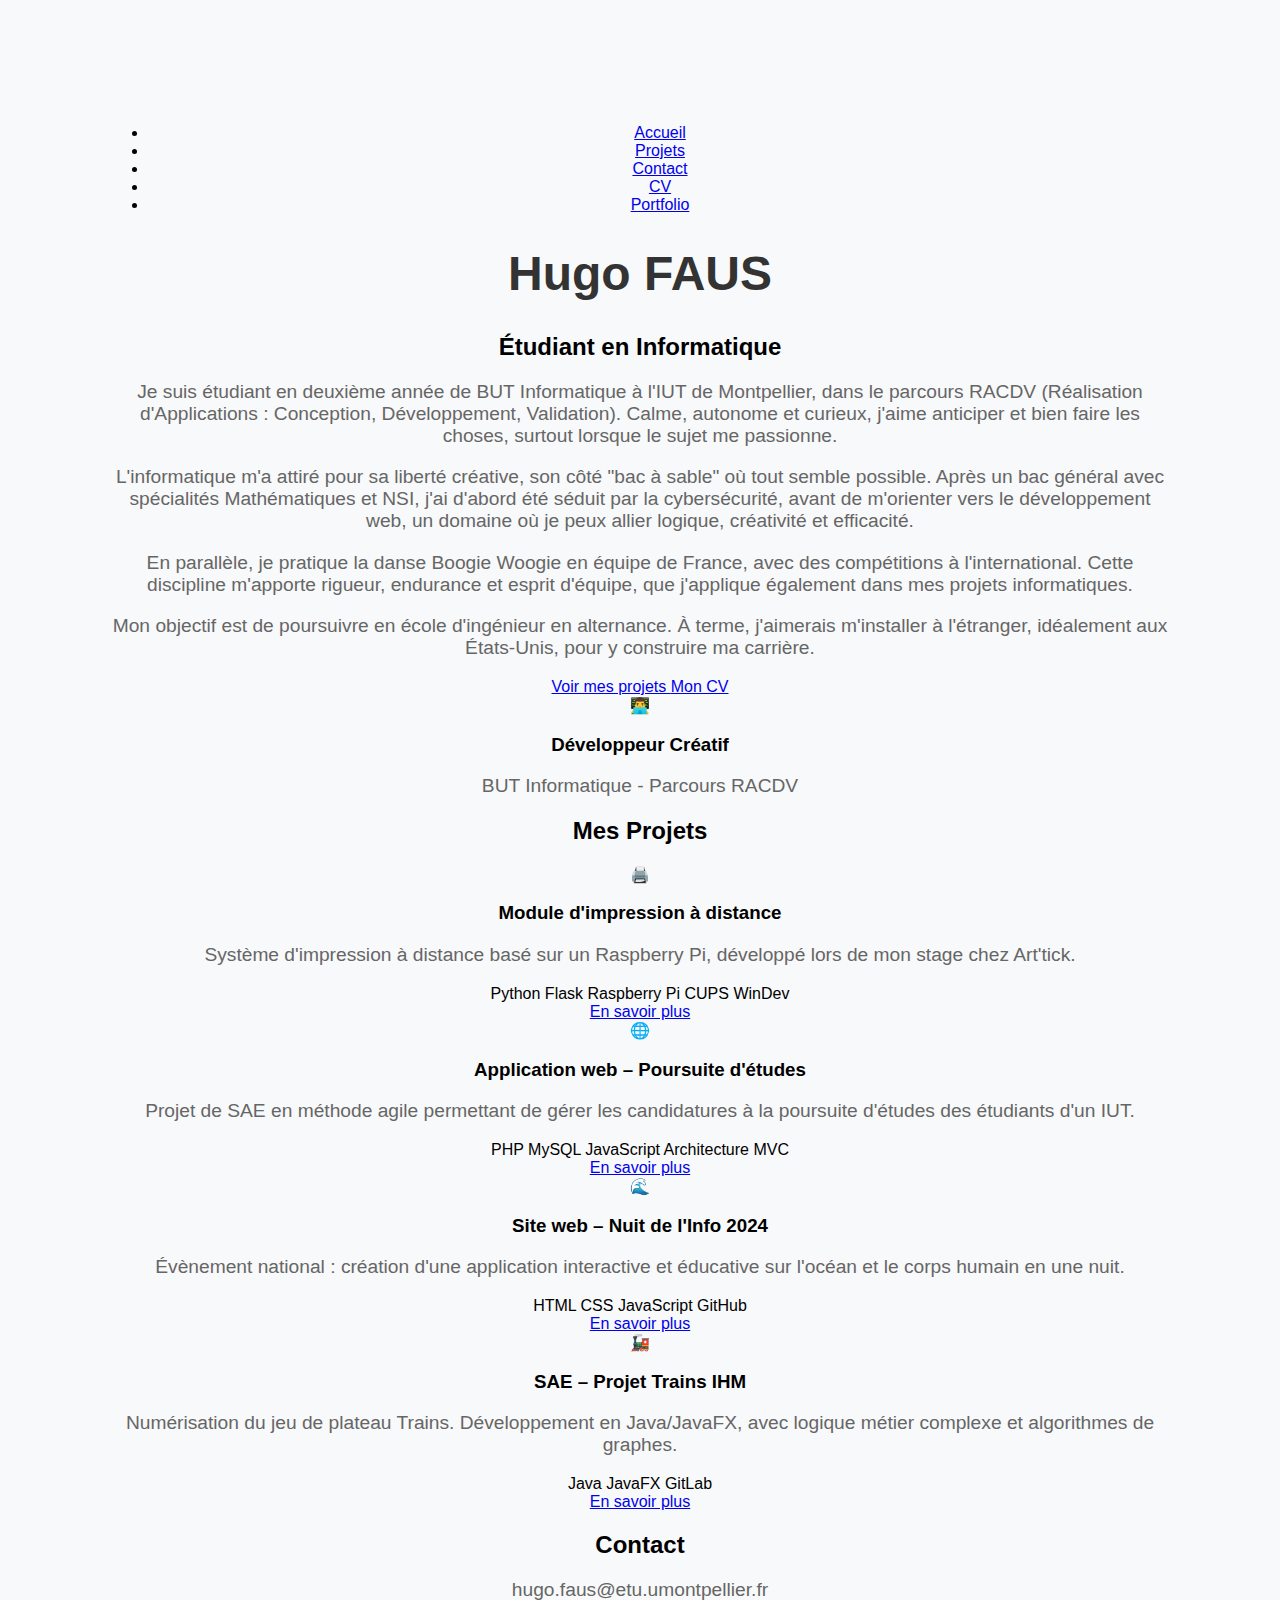
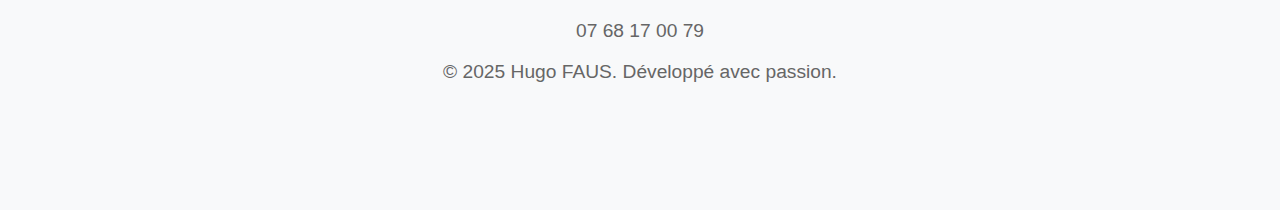
<file: index.html>
<!DOCTYPE html>
<html lang="fr">
<head>
    <meta charset="UTF-8">
    <meta name="viewport" content="width=device-width, initial-scale=1.0">
    <title>Portfolio - Développeur</title>

    <link rel="stylesheet" href="css/style.css">
    <link rel="stylesheet" href="https://cdnjs.cloudflare.com/ajax/libs/font-awesome/6.7.0/css/all.min.css" integrity="sha512-9xKTRVabjVeZmc+GUW8GgSmcREDunMM+Dt/GrzchfN8tkwHizc5RP4Ok/MXFFy5rIjJjzhndFScTceq5e6GvVQ==" crossorigin="anonymous" referrerpolicy="no-referrer" />
</head>
<body>
<nav class="navbar">
    <div class="nav-container">
        <ul class="nav-links">
            <li><a href="#accueil" class="nav-link active">Accueil</a></li>
            <li><a href="#projets" class="nav-link">Projets</a></li>
            <li><a href="pages/contact.html" class="nav-link">Contact</a></li>
            <li><a href="pages/cv.html" class="nav-link">CV</a></li>
            <li><a href="pages/portfolio-apprentissage.html" class="nav-link">Portfolio</a></li>
        </ul>
    </div>
</nav>

<section class="hero" id="accueil">
    <div class="hero-container">
        <div class="hero-content">
            <h1 class="hero-title">Hugo FAUS</h1>
            <h2 class="hero-subtitle">Étudiant en Informatique</h2>
            <div class="hero-description">
                <p>Je suis étudiant en deuxième année de BUT Informatique à l'IUT de Montpellier, dans le parcours RACDV (Réalisation d'Applications : Conception, Développement, Validation). Calme, autonome et curieux, j'aime anticiper et bien faire les choses, surtout lorsque le sujet me passionne.</p>

                <p>L'informatique m'a attiré pour sa liberté créative, son côté "bac à sable" où tout semble possible. Après un bac général avec spécialités Mathématiques et NSI, j'ai d'abord été séduit par la cybersécurité, avant de m'orienter vers le développement web, un domaine où je peux allier logique, créativité et efficacité.</p>

                <p>En parallèle, je pratique la danse Boogie Woogie en équipe de France, avec des compétitions à l'international. Cette discipline m'apporte rigueur, endurance et esprit d'équipe, que j'applique également dans mes projets informatiques.</p>

                <p>Mon objectif est de poursuivre en école d'ingénieur en alternance. À terme, j'aimerais m'installer à l'étranger, idéalement aux États-Unis, pour y construire ma carrière.</p>
            </div>
            <div class="hero-buttons">
                <a href="#projets" class="btn btn-primary">
                    <i class="fas fa-folder-open"></i>
                    Voir mes projets
                </a>
                <a href="pages/cv.html" class="btn btn-outline">
                    <i class="fas fa-file-alt"></i>
                    Mon CV
                </a>
            </div>
        </div>
        <div class="hero-image">
            <div class="profile-card">
                <div class="profile-image">👨‍💻</div>
                <h3 class="profile-title">Développeur Créatif</h3>
                <p class="profile-subtitle">BUT Informatique - Parcours RACDV</p>
            </div>
        </div>
    </div>
</section>

<section class="projects-section" id="projets">
    <div class="section-container">
        <h2 class="section-title">Mes Projets</h2>
        <div class="projects-grid">
            <div class="project-card">
                <div class="project-image">🖨️</div>
                <div class="project-content">
                    <h3 class="project-title">Module d'impression à distance</h3>
                    <p class="project-description">
                        Système d'impression à distance basé sur un Raspberry Pi,
                        développé lors de mon stage chez Art'tick.
                    </p>
                    <div class="project-tags">
                        <span class="tag">Python</span>
                        <span class="tag">Flask</span>
                        <span class="tag">Raspberry Pi</span>
                        <span class="tag">CUPS</span>
                        <span class="tag">WinDev</span>
                    </div>
                    <a href="pages/projet-1.html" class="btn btn-outline">
                        <i class="fas fa-arrow-right"></i>
                        En savoir plus
                    </a>
                </div>
            </div>

            <div class="project-card">
                <div class="project-image">🌐</div>
                <div class="project-content">
                    <h3 class="project-title">Application web – Poursuite d'études</h3>
                    <p class="project-description">
                        Projet de SAE en méthode agile permettant de gérer les candidatures
                        à la poursuite d'études des étudiants d'un IUT.
                    </p>
                    <div class="project-tags">
                        <span class="tag">PHP</span>
                        <span class="tag">MySQL</span>
                        <span class="tag">JavaScript</span>
                        <span class="tag">Architecture MVC</span>
                    </div>
                    <a href="pages/projet-2.html" class="btn btn-outline">
                        <i class="fas fa-arrow-right"></i>
                        En savoir plus
                    </a>
                </div>
            </div>

            <div class="project-card">
                <div class="project-image">🌊</div>
                <div class="project-content">
                    <h3 class="project-title">Site web – Nuit de l'Info 2024</h3>
                    <p class="project-description">
                        Évènement national : création d'une application interactive et
                        éducative sur l'océan et le corps humain en une nuit.
                    </p>
                    <div class="project-tags">
                        <span class="tag">HTML</span>
                        <span class="tag">CSS</span>
                        <span class="tag">JavaScript</span>
                        <span class="tag">GitHub</span>
                    </div>
                    <a href="pages/projet-3.html" class="btn btn-outline">
                        <i class="fas fa-arrow-right"></i>
                        En savoir plus
                    </a>
                </div>
            </div>

            <div class="project-card">
                <div class="project-image">🚂</div>
                <div class="project-content">
                    <h3 class="project-title">SAE – Projet Trains IHM</h3>
                    <p class="project-description">
                        Numérisation du jeu de plateau Trains. Développement en Java/JavaFX,
                        avec logique métier complexe et algorithmes de graphes.
                    </p>
                    <div class="project-tags">
                        <span class="tag">Java</span>
                        <span class="tag">JavaFX</span>
                        <span class="tag">GitLab</span>
                    </div>
                    <a href="pages/projet-4.html" class="btn btn-outline">
                        <i class="fas fa-arrow-right"></i>
                        En savoir plus
                    </a>
                </div>
            </div>
        </div>
    </div>
</section>

<section class="contact-section">
    <div class="section-container">
        <h2 class="section-title">Contact</h2>
        <div class="contact-info">
            <p><i class="fas fa-envelope"></i> hugo.faus@etu.umontpellier.fr</p>
            <p><i class="fas fa-phone"></i> 07 68 17 00 79</p>
        </div>
        <div class="social-links">
            <a href="https://www.linkedin.com/in/hugo-faus-03a9752aa/" class="social-link" target="_blank" aria-label="LinkedIn">
                <i class="fab fa-linkedin"></i>
            </a>
            <a href="https://github.com/hugobuilds" class="social-link" target="_blank" aria-label="GitHub">
                <i class="fab fa-github"></i>
            </a>
            <a href="https://www.instagram.com/hugo_faus/" class="social-link" target="_blank" aria-label="Instagram">
                <i class="fab fa-instagram"></i>
            </a>
        </div>
    </div>
</section>

<footer class="footer">
    <div class="footer-content">
        <p>© 2025 Hugo FAUS. Développé avec passion.</p>
    </div>
</footer>

<script>
    // Navigation active state
    document.addEventListener('DOMContentLoaded', function() {
        const navLinks = document.querySelectorAll('.nav-link');
        const sections = document.querySelectorAll('section[id]');

        function updateActiveNav() {
            let current = '';
            sections.forEach(section => {
                const sectionTop = section.offsetTop;
                const sectionHeight = section.clientHeight;
                if (scrollY >= (sectionTop - 200)) {
                    current = section.getAttribute('id');
                }
            });

            navLinks.forEach(link => {
                link.classList.remove('active');
                if (link.getAttribute('href') === '#' + current) {
                    link.classList.add('active');
                }
            });
        }

        window.addEventListener('scroll', updateActiveNav);

        // Smooth scrolling
        navLinks.forEach(link => {
            if (link.getAttribute('href').startsWith('#')) {
                link.addEventListener('click', function(e) {
                    e.preventDefault();
                    const targetId = this.getAttribute('href').substring(1);
                    const targetSection = document.getElementById(targetId);
                    if (targetSection) {
                        targetSection.scrollIntoView({
                            behavior: 'smooth',
                            block: 'start'
                        });
                    }
                });
            }
        });
    });

    // Navbar background on scroll
    window.addEventListener('scroll', function() {
        const navbar = document.querySelector('.navbar');
        if (window.scrollY > 50) {
            navbar.style.background = 'rgba(26, 26, 26, 0.98)';
        } else {
            navbar.style.background = 'rgba(26, 26, 26, 0.95)';
        }
    });
</script>
</body>
</html>
</file>
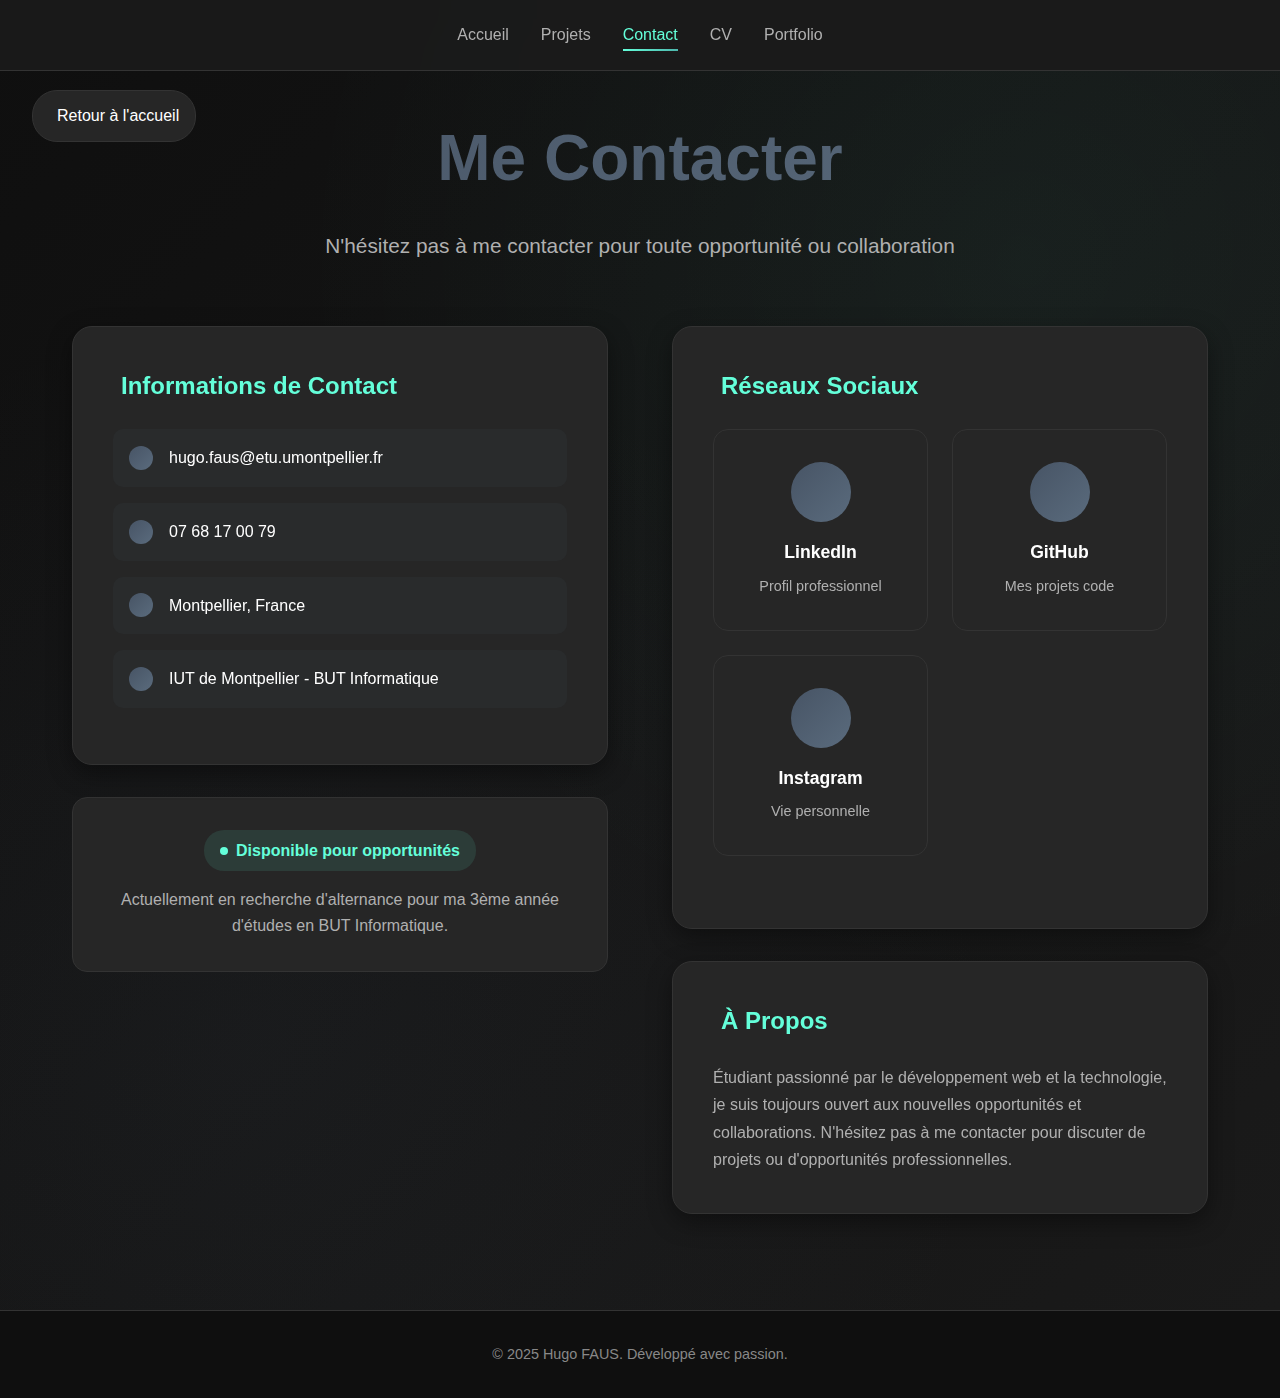
<file: pages/contact.html>
<!DOCTYPE html>
<html lang="fr">
<head>
    <meta charset="UTF-8">
    <meta name="viewport" content="width=device-width, initial-scale=1.0">
    <title>Contact - Hugo FAUS</title>
    <link rel="stylesheet" href="../css/contact.css">
    <link rel="stylesheet" href="https://cdnjs.cloudflare.com/ajax/libs/font-awesome/6.7.0/css/all.min.css" integrity="sha512-9xKTRVabjVeZmc+GUW8GgSmcREDunMM+Dt/GrzchfN8tkwHizc5RP4Ok/MXFFy5rIjJjzhndFScTceq5e6GvVQ==" crossorigin="anonymous" referrerpolicy="no-referrer" />
</head>
<body>
<nav class="navbar">
    <div class="nav-container">
        <ul class="nav-links">
            <li><a href="../index.html" class="nav-link">Accueil</a></li>
            <li><a href="../index.html#projets" class="nav-link">Projets</a></li>
            <li><a href="contact.html" class="nav-link active">Contact</a></li>
            <li><a href="cv.html" class="nav-link">CV</a></li>
            <li><a href="portfolio-apprentissage.html" class="nav-link">Portfolio</a></li>
        </ul>
    </div>
</nav>

<a href="../index.html" class="back-button">
    <i class="fas fa-arrow-left"></i>
    Retour à l'accueil
</a>

<main class="contact-main">
    <div class="contact-container">
        <h1 class="page-title">Me Contacter</h1>
        <p class="contact-subtitle">N'hésitez pas à me contacter pour toute opportunité ou collaboration</p>

        <div class="contact-grid">
            <div class="contact-info-section">
                <div class="contact-card">
                    <h3><i class="fas fa-envelope"></i> Informations de Contact</h3>
                    <div class="contact-item">
                        <i class="fas fa-envelope"></i>
                        <span><a href="mailto:hugo.faus@etu.umontpellier.fr">hugo.faus@etu.umontpellier.fr</a></span>
                    </div>
                    <div class="contact-item">
                        <i class="fas fa-phone"></i>
                        <span><a href="tel:+33768170079">07 68 17 00 79</a></span>
                    </div>
                    <div class="contact-item">
                        <i class="fas fa-map-marker-alt"></i>
                        <span>Montpellier, France</span>
                    </div>
                    <div class="contact-item">
                        <i class="fas fa-graduation-cap"></i>
                        <span>IUT de Montpellier - BUT Informatique</span>
                    </div>
                </div>

                <div class="availability-card">
                    <div class="availability-status">
                        <span class="status-dot"></span>
                        Disponible pour opportunités
                    </div>
                    <p style="color: var(--text-secondary);">
                        Actuellement en recherche d'alternance pour ma 3ème année d'études en BUT Informatique.
                    </p>
                </div>
            </div>

            <div class="social-section">
                <div class="contact-card">
                    <h3><i class="fas fa-share-alt"></i> Réseaux Sociaux</h3>
                    <div class="social-grid">
                        <a href="https://www.linkedin.com/in/hugo-faus-03a9752aa/" class="social-card" target="_blank">
                            <div class="social-icon">
                                <i class="fab fa-linkedin"></i>
                            </div>
                            <h4>LinkedIn</h4>
                            <p>Profil professionnel</p>
                        </a>

                        <a href="https://github.com/hugobuilds" class="social-card" target="_blank">
                            <div class="social-icon">
                                <i class="fab fa-github"></i>
                            </div>
                            <h4>GitHub</h4>
                            <p>Mes projets code</p>
                        </a>

                        <a href="https://www.instagram.com/hugo_faus/" class="social-card" target="_blank">
                            <div class="social-icon">
                                <i class="fab fa-instagram"></i>
                            </div>
                            <h4>Instagram</h4>
                            <p>Vie personnelle</p>
                        </a>
                    </div>
                </div>

                <div class="contact-card">
                    <h3><i class="fas fa-info-circle"></i> À Propos</h3>
                    <p style="color: var(--text-secondary); line-height: 1.7;">
                        Étudiant passionné par le développement web et la technologie,
                        je suis toujours ouvert aux nouvelles opportunités et collaborations.
                        N'hésitez pas à me contacter pour discuter de projets ou d'opportunités professionnelles.
                    </p>
                </div>
            </div>
        </div>
    </div>
</main>

<footer class="footer">
    <div class="footer-content">
        <p>© 2025 Hugo FAUS. Développé avec passion.</p>
    </div>
</footer>

<script>
    // Navbar background on scroll
    window.addEventListener('scroll', function() {
        const navbar = document.querySelector('.navbar');
        if (window.scrollY > 50) {
            navbar.style.background = 'rgba(26, 26, 26, 0.98)';
        } else {
            navbar.style.background = 'rgba(26, 26, 26, 0.95)';
        }
    });
</script>
</body>
</html>
</file>
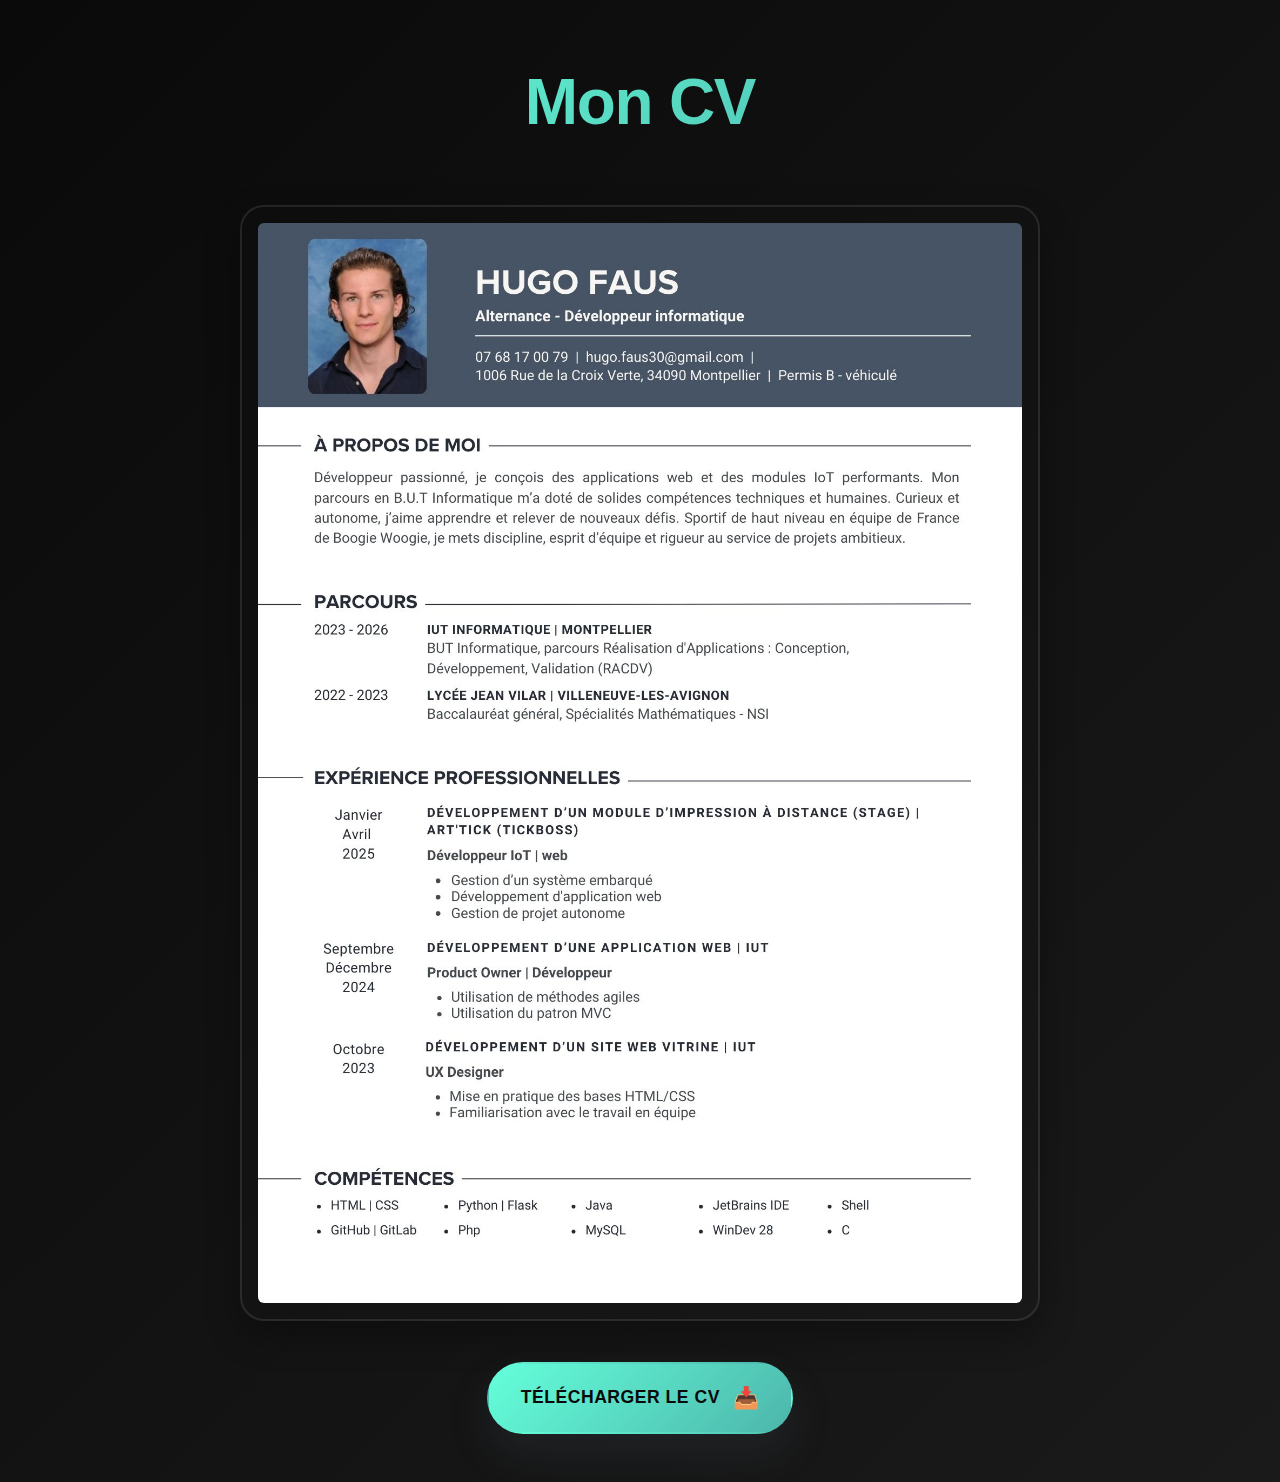
<file: pages/cv.html>
<!DOCTYPE html>
<html lang="fr">
<head>
    <meta charset="UTF-8">
    <title>Mon CV</title>
    <link rel="stylesheet" href="../css/style.css">
    <link rel="stylesheet" href="../css/cv.css">
</head>
<body>
    <div class="cv-container">
        <h1>Mon CV</h1>
        <!-- Image du CV -->
        <img src="../ressources/cv-hugo-faus.jpg" alt="CV" class="cv-image">

        <!-- Bouton de téléchargement -->
        <a href="../ressources/FAUS-Hugo-CV.pdf" class="download-btn" download>Télécharger le CV</a>
    </div>
</body>
</html>
</file>
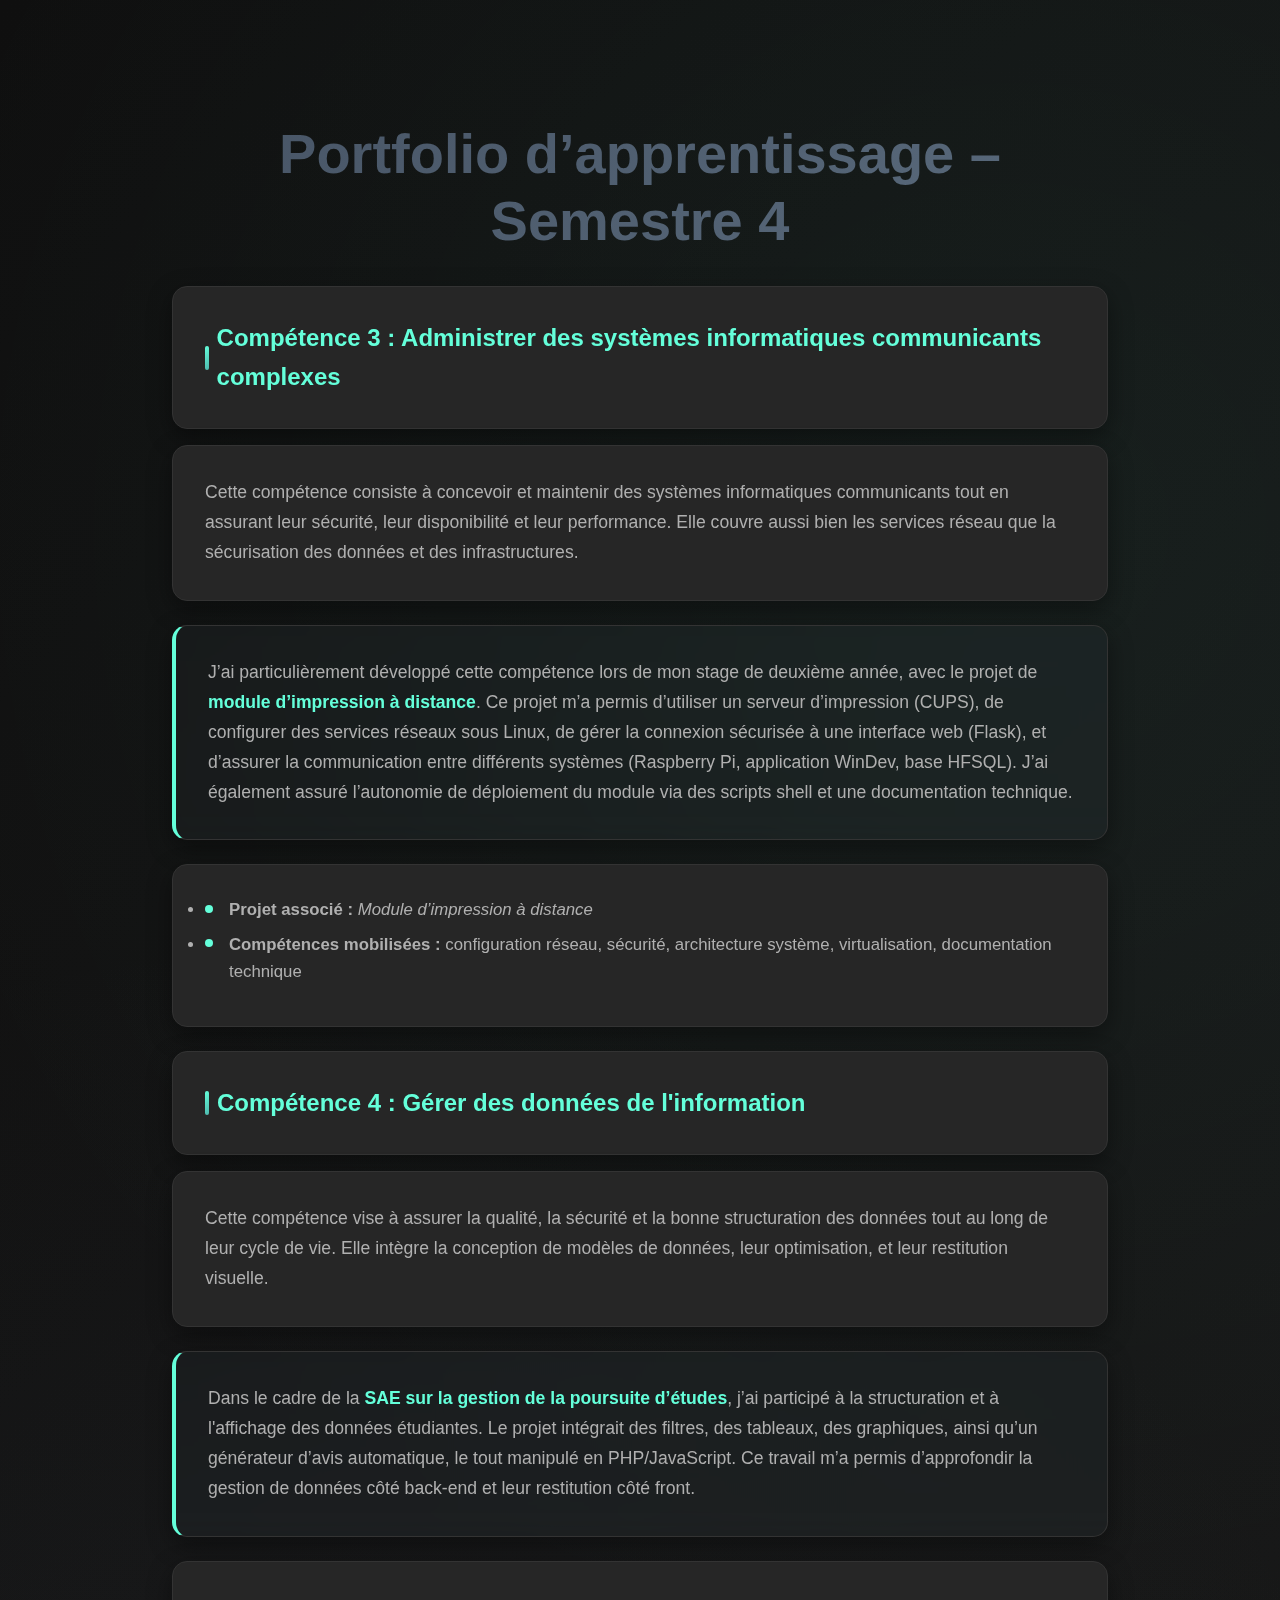
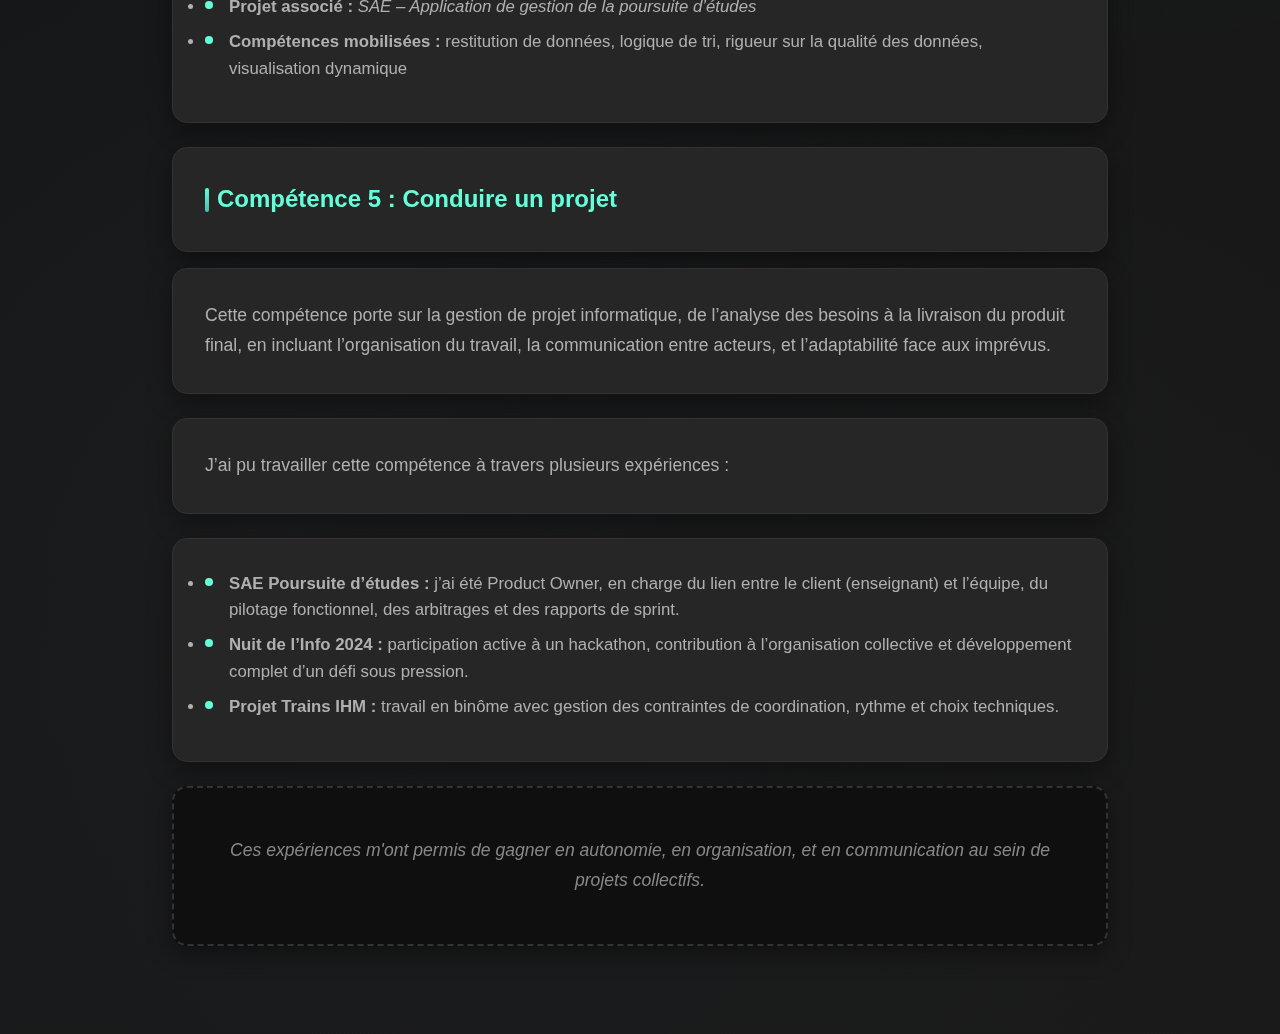
<file: pages/portfolio-apprentissage.html>
<!DOCTYPE html>
<html lang="fr">
<head>
    <meta charset="UTF-8">
    <title>Portfolio d'apprentissage</title>

    <link rel="stylesheet" href="../css/projet.css">
</head>
<body>
<section id="portfolio-apprentissage" class="projet">
    <h2>Portfolio d’apprentissage – Semestre 4</h2>

    <!-- Compétence 3 -->
    <h3>Compétence 3 : Administrer des systèmes informatiques communicants complexes</h3>
    <p>
        Cette compétence consiste à concevoir et maintenir des systèmes informatiques communicants tout en assurant leur sécurité,
        leur disponibilité et leur performance. Elle couvre aussi bien les services réseau que la sécurisation des données et des infrastructures.
    </p>
    <p>
        J’ai particulièrement développé cette compétence lors de mon stage de deuxième année, avec le projet de <strong>module d’impression à distance</strong>.
        Ce projet m’a permis d’utiliser un serveur d’impression (CUPS), de configurer des services réseaux sous Linux, de gérer la connexion sécurisée à une
        interface web (Flask), et d’assurer la communication entre différents systèmes (Raspberry Pi, application WinDev, base HFSQL).
        J’ai également assuré l’autonomie de déploiement du module via des scripts shell et une documentation technique.
    </p>
    <ul>
        <li><strong>Projet associé :</strong> <em>Module d’impression à distance</em></li>
        <li><strong>Compétences mobilisées :</strong> configuration réseau, sécurité, architecture système, virtualisation, documentation technique</li>
    </ul>

    <!-- Compétence 4 -->
    <h3>Compétence 4 : Gérer des données de l'information</h3>
    <p>
        Cette compétence vise à assurer la qualité, la sécurité et la bonne structuration des données tout au long de leur cycle de vie.
        Elle intègre la conception de modèles de données, leur optimisation, et leur restitution visuelle.
    </p>
    <p>
        Dans le cadre de la <strong>SAE sur la gestion de la poursuite d’études</strong>, j’ai participé à la structuration et à l'affichage des données étudiantes.
        Le projet intégrait des filtres, des tableaux, des graphiques, ainsi qu’un générateur d’avis automatique, le tout manipulé en PHP/JavaScript.
        Ce travail m’a permis d’approfondir la gestion de données côté back-end et leur restitution côté front.
    </p>
    <ul>
        <li><strong>Projet associé :</strong> <em>SAE – Application de gestion de la poursuite d’études</em></li>
        <li><strong>Compétences mobilisées :</strong> restitution de données, logique de tri, rigueur sur la qualité des données, visualisation dynamique</li>
    </ul>

    <!-- Compétence 5 -->
    <h3>Compétence 5 : Conduire un projet</h3>
    <p>
        Cette compétence porte sur la gestion de projet informatique, de l’analyse des besoins à la livraison du produit final,
        en incluant l’organisation du travail, la communication entre acteurs, et l’adaptabilité face aux imprévus.
    </p>
    <p>
        J’ai pu travailler cette compétence à travers plusieurs expériences :
    </p>
    <ul>
        <li><strong>SAE Poursuite d’études :</strong> j’ai été Product Owner, en charge du lien entre le client (enseignant) et l’équipe,
            du pilotage fonctionnel, des arbitrages et des rapports de sprint.</li>
        <li><strong>Nuit de l’Info 2024 :</strong> participation active à un hackathon, contribution à l’organisation collective et
            développement complet d’un défi sous pression.</li>
        <li><strong>Projet Trains IHM :</strong> travail en binôme avec gestion des contraintes de coordination, rythme et choix techniques.</li>
    </ul>
    <p>
        Ces expériences m'ont permis de gagner en autonomie, en organisation, et en communication au sein de projets collectifs.
    </p>
</section>
</body>
</html>
</file>
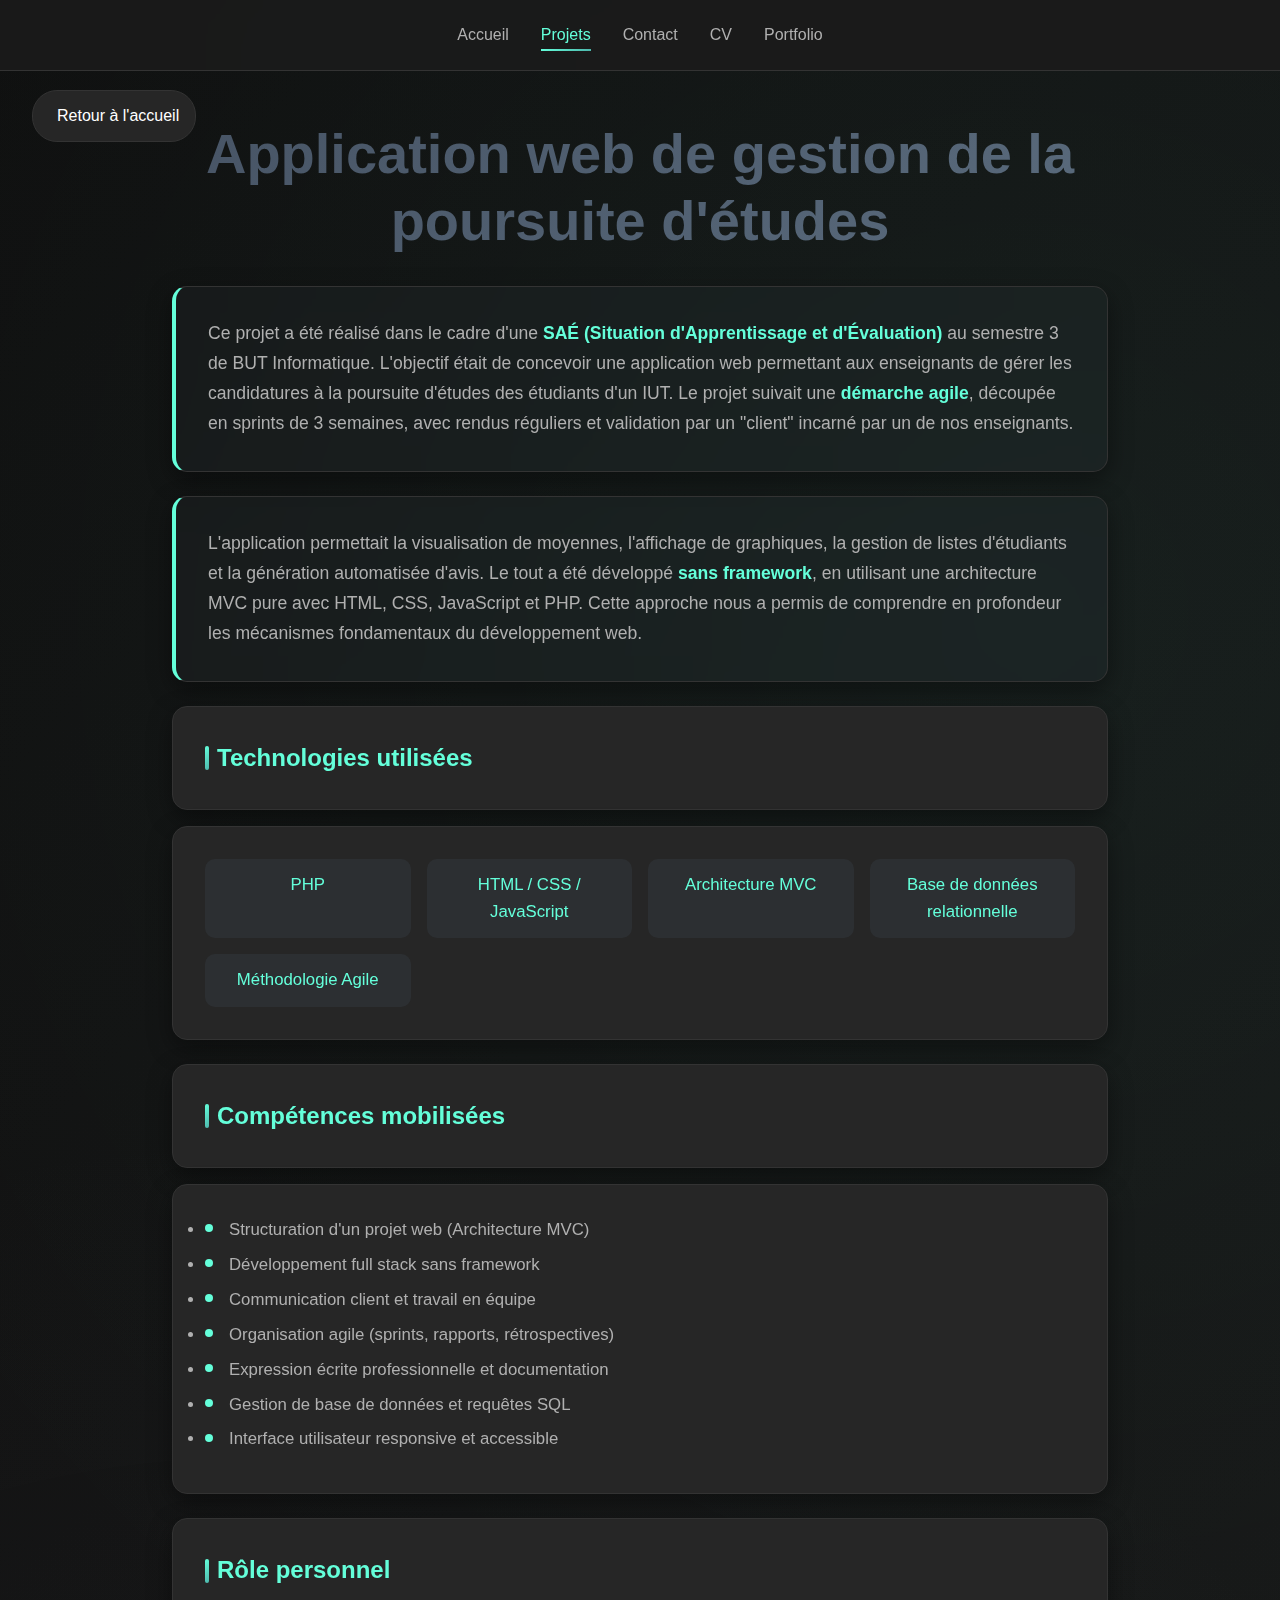
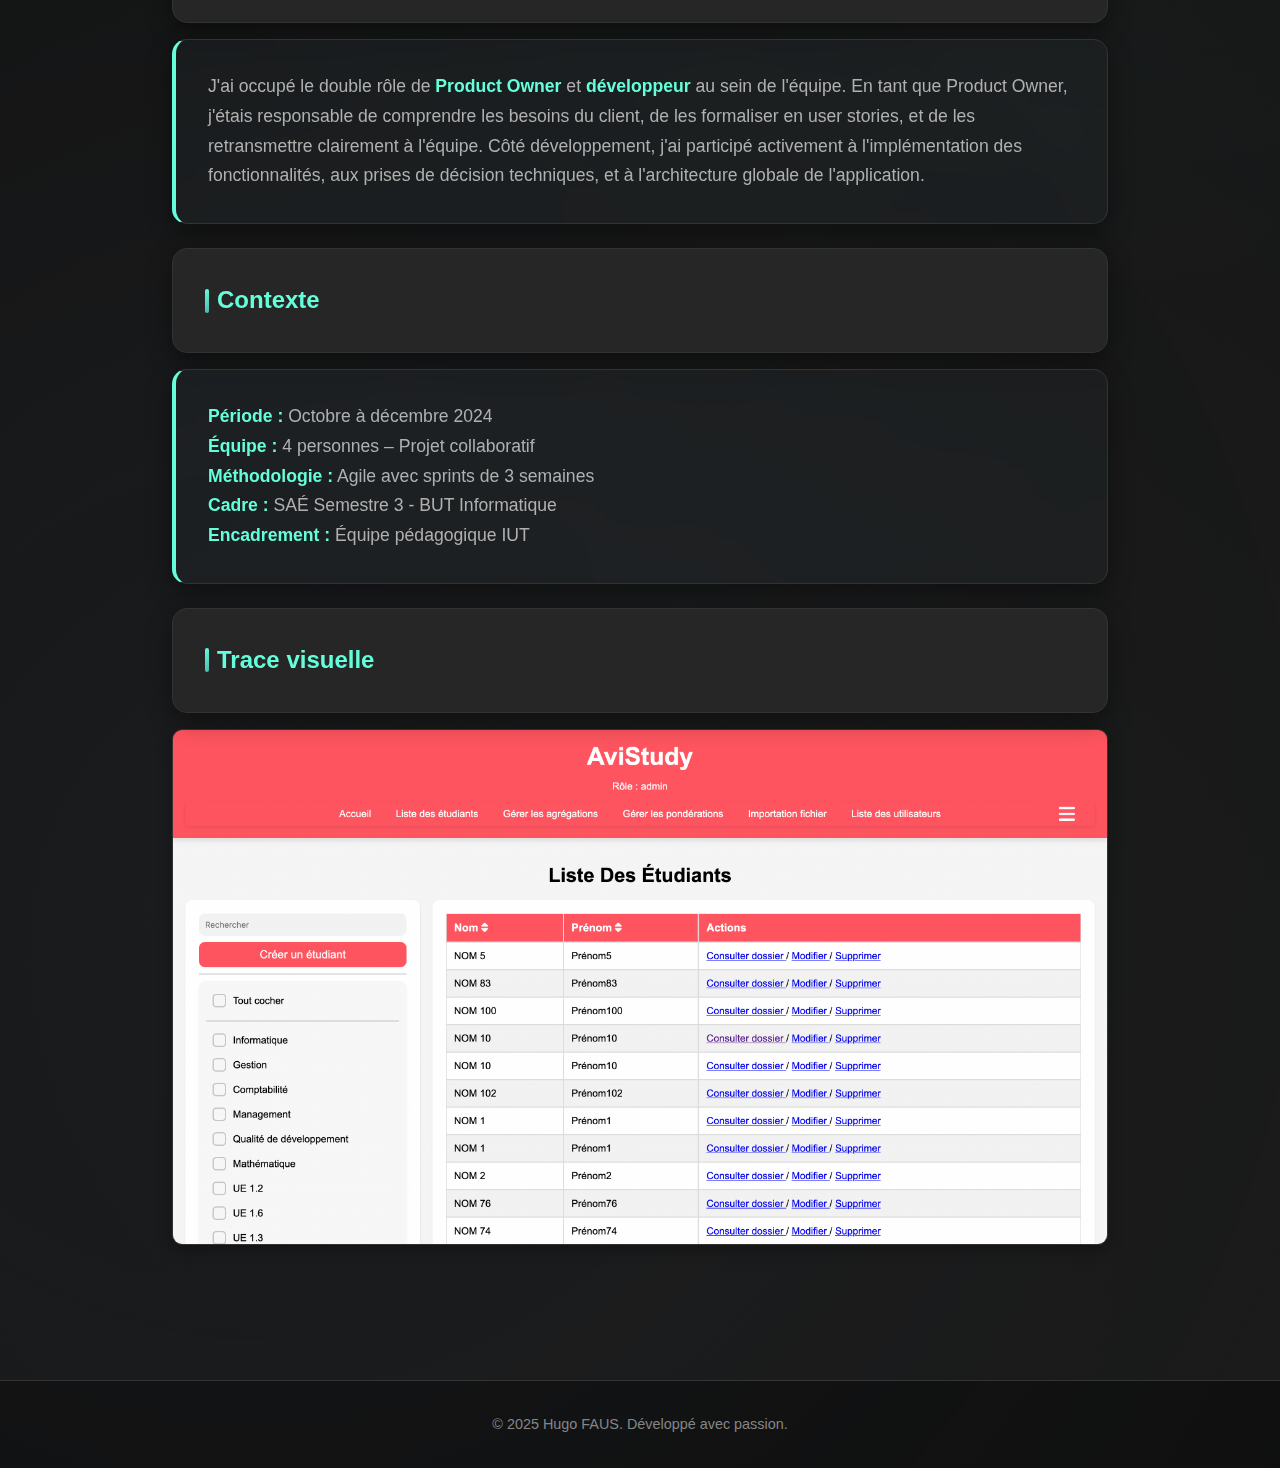
<file: pages/projet-2.html>
<!DOCTYPE html>
<html lang="fr">
<head>
    <meta charset="UTF-8">
    <meta name="viewport" content="width=device-width, initial-scale=1.0">
    <title>Application web de gestion de la poursuite d'études - Hugo FAUS</title>
    <link rel="stylesheet" href="../css/projet.css">
    <link rel="stylesheet" href="https://cdnjs.cloudflare.com/ajax/libs/font-awesome/6.7.0/css/all.min.css" integrity="sha512-9xKTRVabjVeZmc+GUW8GgSmcREDunMM+Dt/GrzchfN8tkwHizc5RP4Ok/MXFFy5rIjJjzhndFScTceq5e6GvVQ==" crossorigin="anonymous" referrerpolicy="no-referrer" />
</head>
<body>

<nav class="navbar">
    <div class="nav-container">
        <ul class="nav-links">
            <li><a href="../index.html" class="nav-link">Accueil</a></li>
            <li><a href="../index.html#projets" class="nav-link active">Projets</a></li>
            <li><a href="contact.html" class="nav-link">Contact</a></li>
            <li><a href="cv.html" class="nav-link">CV</a></li>
            <li><a href="portfolio-apprentissage.html" class="nav-link">Portfolio</a></li>
        </ul>
    </div>
</nav>

<a href="../index.html" class="btn-retour">
    <i class="fas fa-arrow-left"></i>
    Retour à l'accueil
</a>

<section id="projet-2" class="projet">
    <h2>Application web de gestion de la poursuite d'études</h2>

    <p>
        Ce projet a été réalisé dans le cadre d'une <strong>SAÉ (Situation d'Apprentissage et d'Évaluation)</strong> au semestre 3 de BUT Informatique. L'objectif était de concevoir une application web permettant aux enseignants de gérer les candidatures à la poursuite d'études des étudiants d'un IUT. Le projet suivait une <strong>démarche agile</strong>, découpée en sprints de 3 semaines, avec rendus réguliers et validation par un "client" incarné par un de nos enseignants.
    </p>

    <p>
        L'application permettait la visualisation de moyennes, l'affichage de graphiques, la gestion de listes d'étudiants et la génération automatisée d'avis. Le tout a été développé <strong>sans framework</strong>, en utilisant une architecture MVC pure avec HTML, CSS, JavaScript et PHP. Cette approche nous a permis de comprendre en profondeur les mécanismes fondamentaux du développement web.
    </p>

    <h3>Technologies utilisées</h3>
    <ul class="technologies-list">
        <li>PHP</li>
        <li>HTML / CSS / JavaScript</li>
        <li>Architecture MVC</li>
        <li>Base de données relationnelle</li>
        <li>Méthodologie Agile</li>
    </ul>

    <h3>Compétences mobilisées</h3>
    <ul>
        <li>Structuration d'un projet web (Architecture MVC)</li>
        <li>Développement full stack sans framework</li>
        <li>Communication client et travail en équipe</li>
        <li>Organisation agile (sprints, rapports, rétrospectives)</li>
        <li>Expression écrite professionnelle et documentation</li>
        <li>Gestion de base de données et requêtes SQL</li>
        <li>Interface utilisateur responsive et accessible</li>
    </ul>

    <h3>Rôle personnel</h3>
    <p>
        J'ai occupé le double rôle de <strong>Product Owner</strong> et <strong>développeur</strong> au sein de l'équipe. En tant que Product Owner, j'étais responsable de comprendre les besoins du client, de les formaliser en user stories, et de les retransmettre clairement à l'équipe. Côté développement, j'ai participé activement à l'implémentation des fonctionnalités, aux prises de décision techniques, et à l'architecture globale de l'application.
    </p>

    <h3>Contexte</h3>
    <p>
        <strong>Période :</strong> Octobre à décembre 2024<br>
        <strong>Équipe :</strong> 4 personnes – Projet collaboratif<br>
        <strong>Méthodologie :</strong> Agile avec sprints de 3 semaines<br>
        <strong>Cadre :</strong> SAÉ Semestre 3 - BUT Informatique<br>
        <strong>Encadrement :</strong> Équipe pédagogique IUT
    </p>

    <h3>Trace visuelle</h3>
    <div class="trace-visuelle">
        <img src="../ressources/aviStudy.png" alt="Page de AviStudy" />
    </div>
</section>

<footer class="footer">
    <div class="footer-content">
        <p>© 2025 Hugo FAUS. Développé avec passion.</p>
    </div>
</footer>

<script>
    // Navbar background on scroll - cohérent avec les autres pages
    window.addEventListener('scroll', function() {
        const navbar = document.querySelector('.navbar');
        if (window.scrollY > 50) {
            navbar.style.background = 'rgba(26, 26, 26, 0.98)';
        } else {
            navbar.style.background = 'rgba(26, 26, 26, 0.95)';
        }
    });
</script>
</body>
</html>
</file>
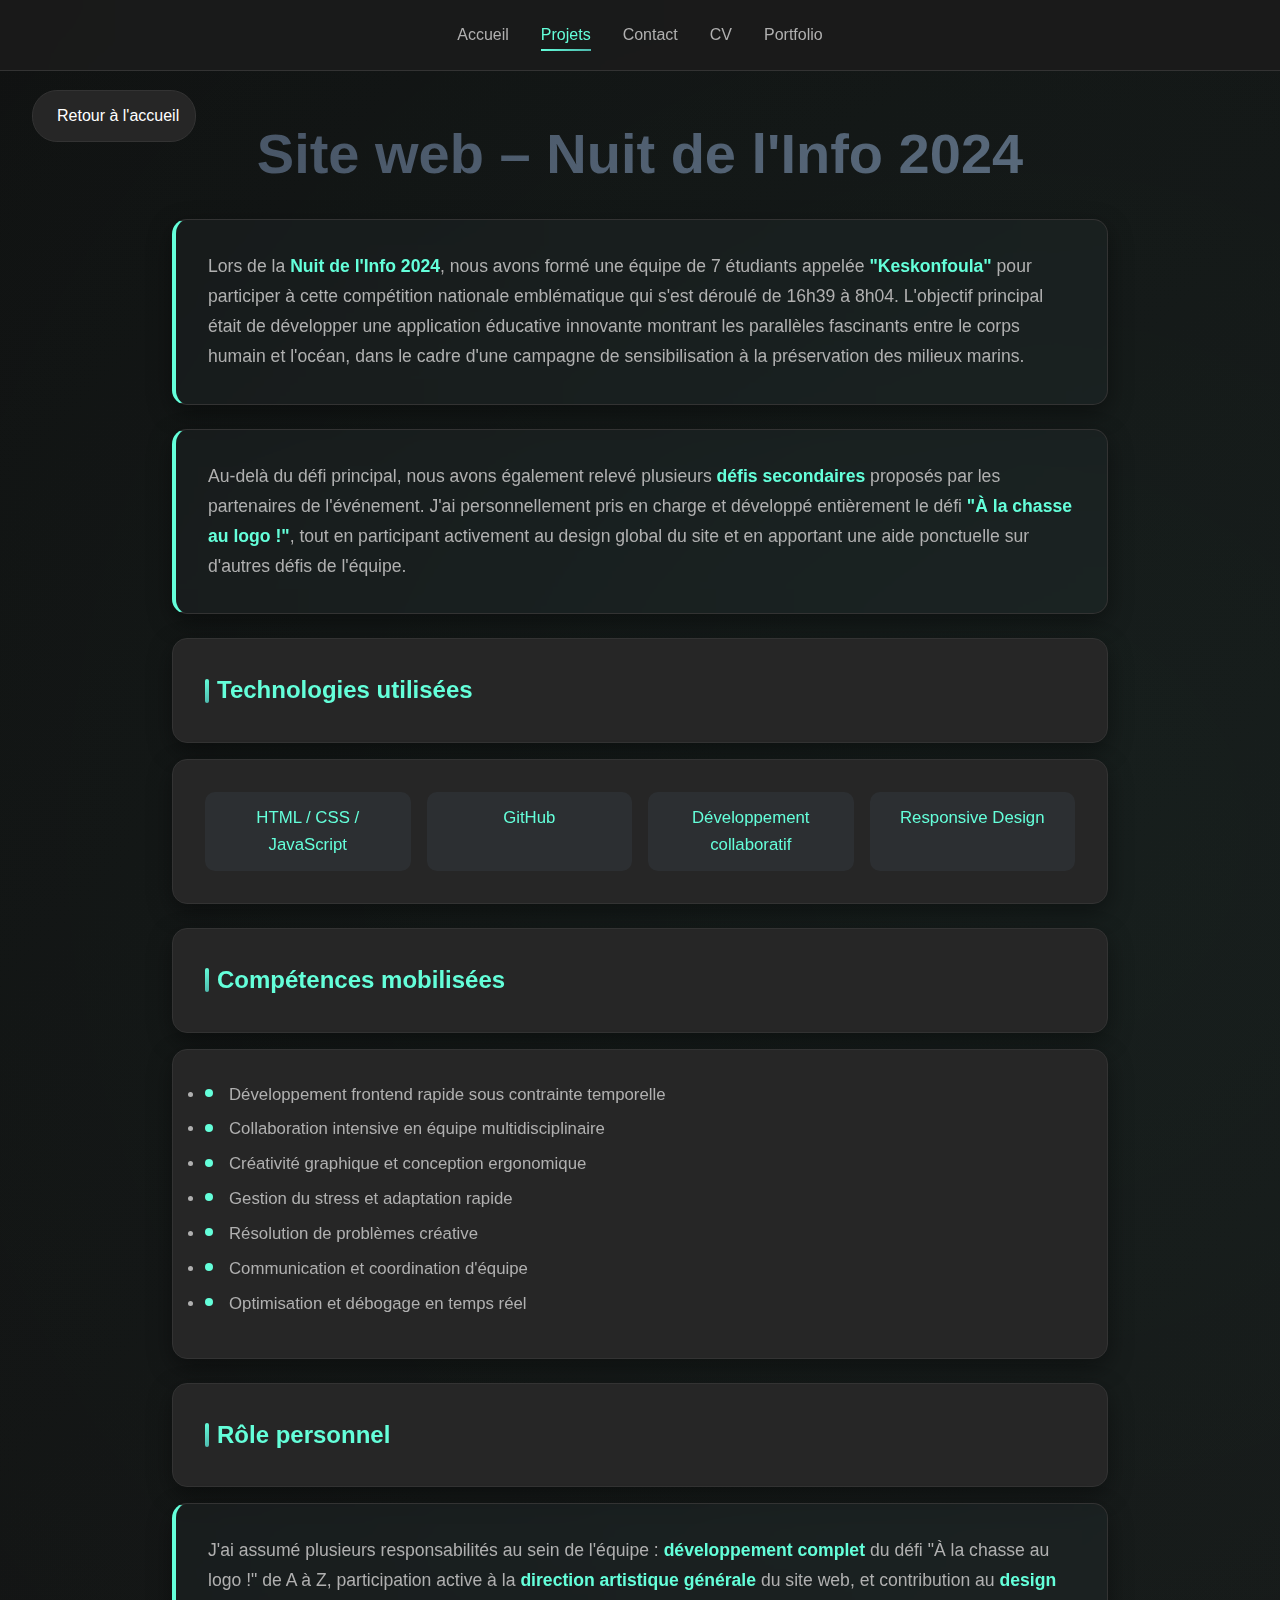
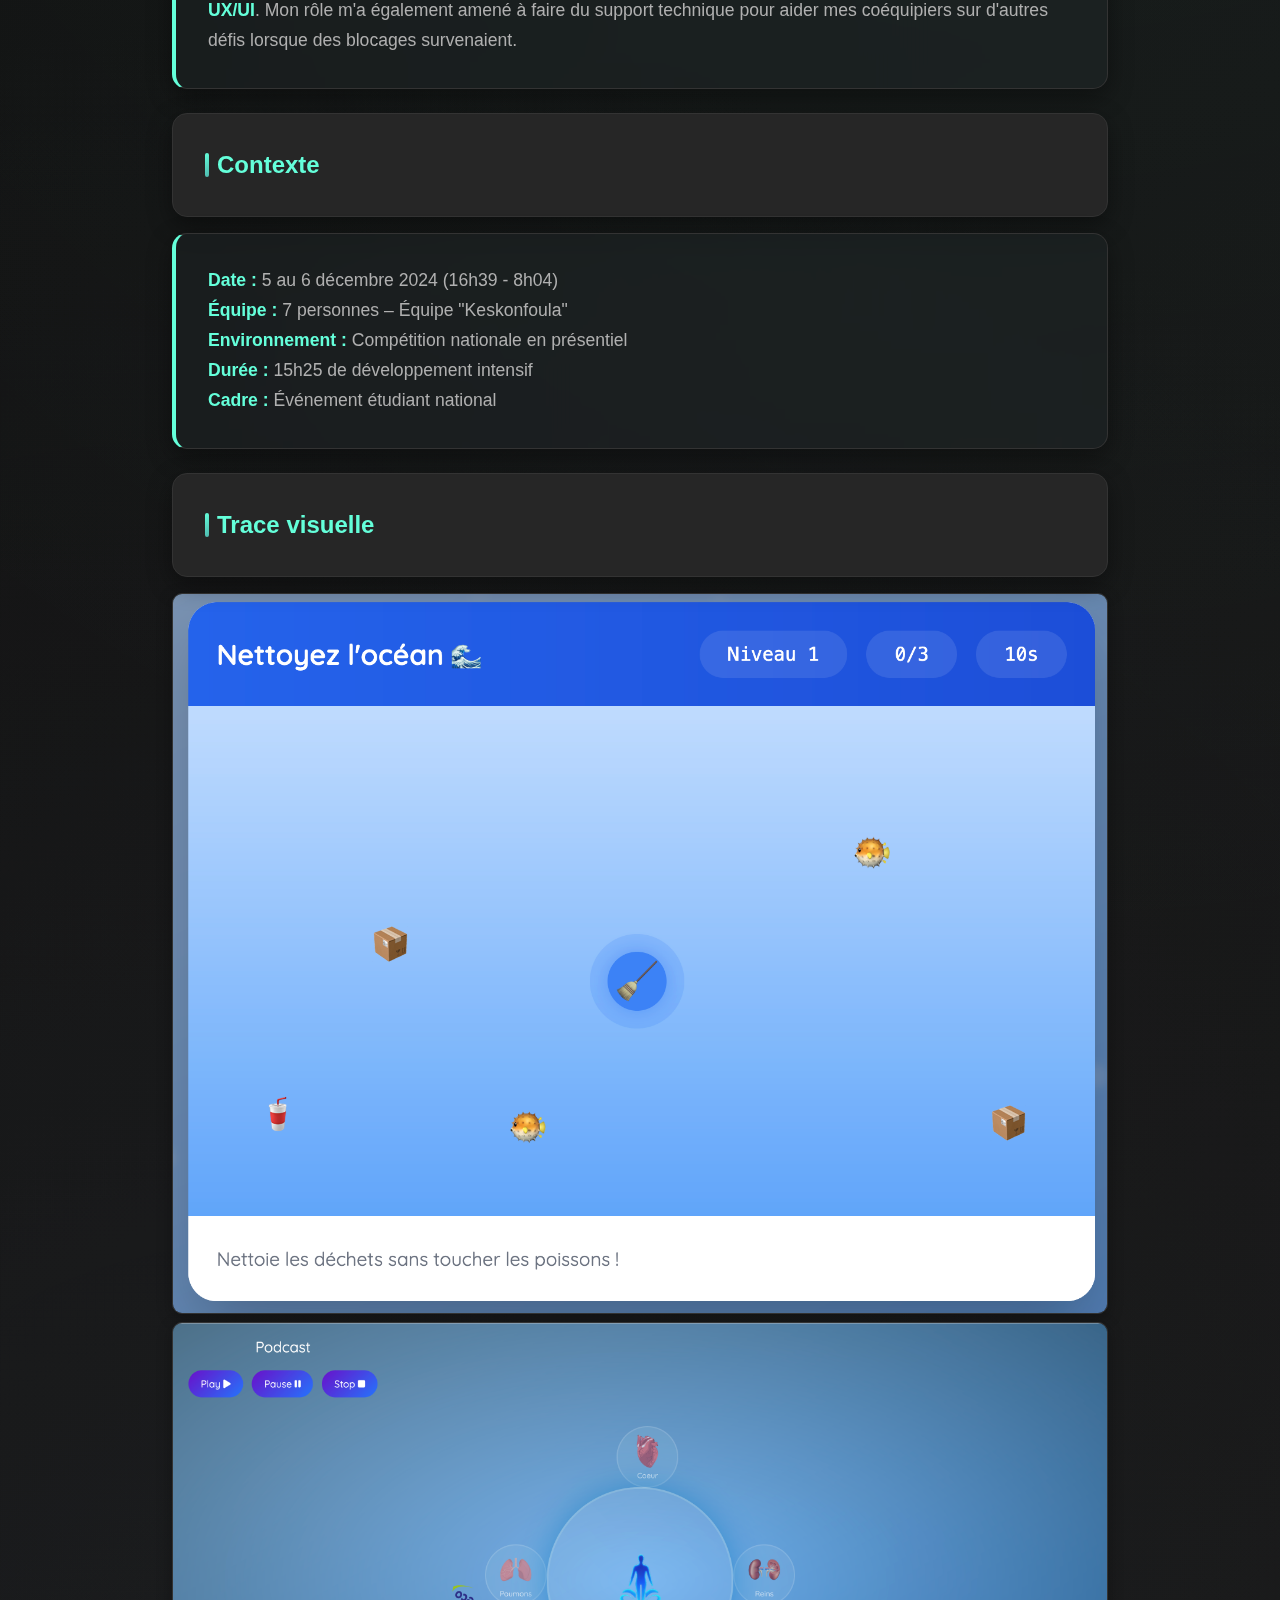
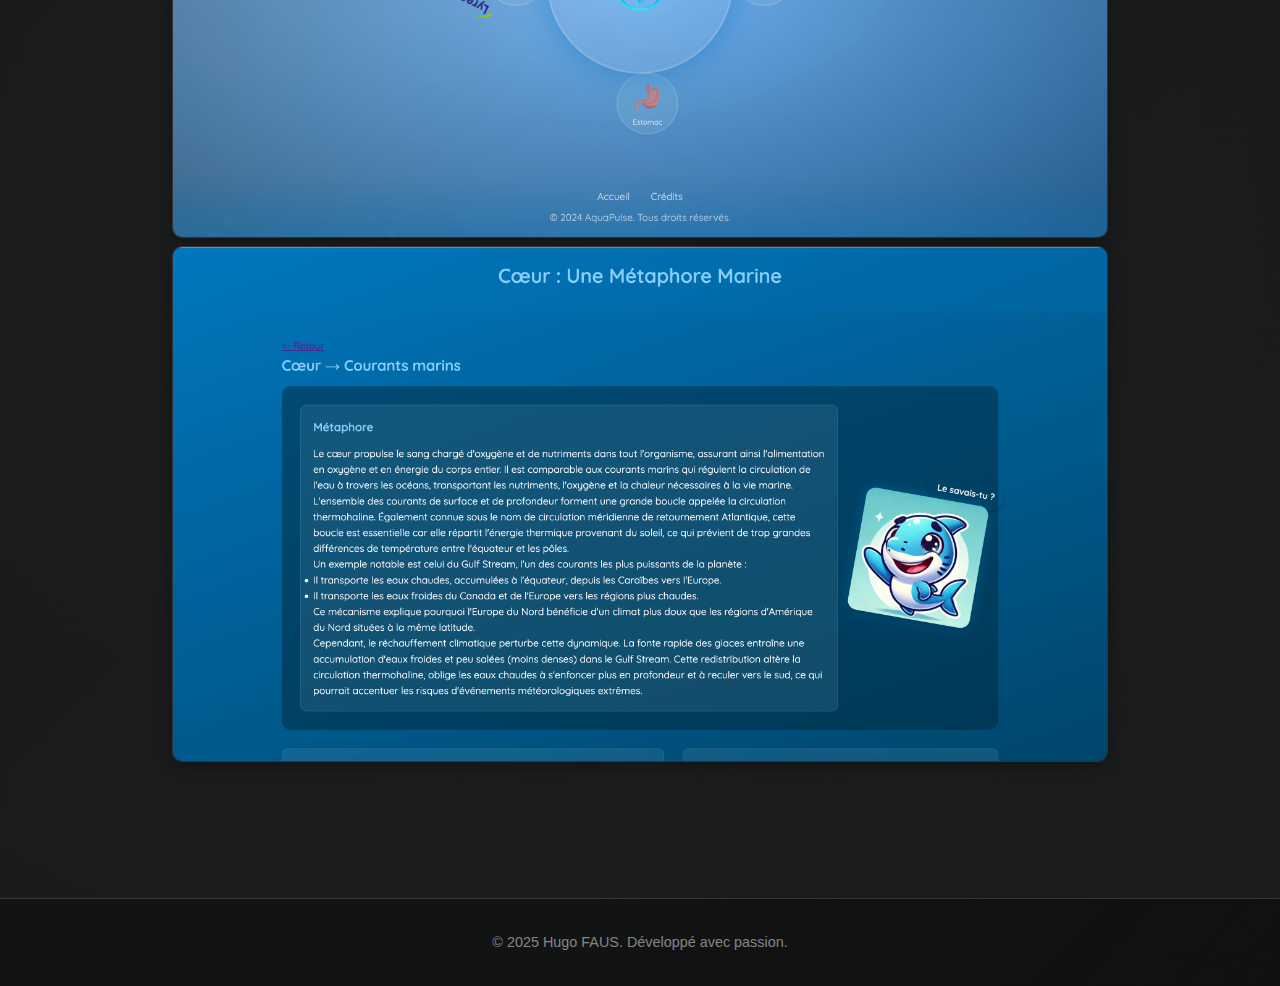
<file: pages/projet-3.html>
<!DOCTYPE html>
<html lang="fr">
<head>
    <meta charset="UTF-8">
    <meta name="viewport" content="width=device-width, initial-scale=1.0">
    <title>Site web Nuit de l'Info 2024 - Hugo FAUS</title>
    <link rel="stylesheet" href="../css/projet.css">
    <link rel="stylesheet" href="https://cdnjs.cloudflare.com/ajax/libs/font-awesome/6.7.0/css/all.min.css" integrity="sha512-9xKTRVabjVeZmc+GUW8GgSmcREDunMM+Dt/GrzchfN8tkwHizc5RP4Ok/MXFFy5rIjJjzhndFScTceq5e6GvVQ==" crossorigin="anonymous" referrerpolicy="no-referrer" />
</head>
<body>

<nav class="navbar">
    <div class="nav-container">
        <ul class="nav-links">
            <li><a href="../index.html" class="nav-link">Accueil</a></li>
            <li><a href="../index.html#projets" class="nav-link active">Projets</a></li>
            <li><a href="contact.html" class="nav-link">Contact</a></li>
            <li><a href="cv.html" class="nav-link">CV</a></li>
            <li><a href="portfolio-apprentissage.html" class="nav-link">Portfolio</a></li>
        </ul>
    </div>
</nav>

<a href="../index.html" class="btn-retour">
    <i class="fas fa-arrow-left"></i>
    Retour à l'accueil
</a>

<section id="projet-3" class="projet">
    <h2>Site web – Nuit de l'Info 2024</h2>

    <p>
        Lors de la <strong>Nuit de l'Info 2024</strong>, nous avons formé une équipe de 7 étudiants appelée <strong>"Keskonfoula"</strong> pour participer à cette compétition nationale emblématique qui s'est déroulé de 16h39 à 8h04. L'objectif principal était de développer une application éducative innovante montrant les parallèles fascinants entre le corps humain et l'océan, dans le cadre d'une campagne de sensibilisation à la préservation des milieux marins.
    </p>

    <p>
        Au-delà du défi principal, nous avons également relevé plusieurs <strong>défis secondaires</strong> proposés par les partenaires de l'événement. J'ai personnellement pris en charge et développé entièrement le défi <strong>"À la chasse au logo !"</strong>, tout en participant activement au design global du site et en apportant une aide ponctuelle sur d'autres défis de l'équipe.
    </p>

    <h3>Technologies utilisées</h3>
    <ul class="technologies-list">
        <li>HTML / CSS / JavaScript</li>
        <li>GitHub</li>
        <li>Développement collaboratif</li>
        <li>Responsive Design</li>
    </ul>

    <h3>Compétences mobilisées</h3>
    <ul>
        <li>Développement frontend rapide sous contrainte temporelle</li>
        <li>Collaboration intensive en équipe multidisciplinaire</li>
        <li>Créativité graphique et conception ergonomique</li>
        <li>Gestion du stress et adaptation rapide</li>
        <li>Résolution de problèmes créative</li>
        <li>Communication et coordination d'équipe</li>
        <li>Optimisation et débogage en temps réel</li>
    </ul>

    <h3>Rôle personnel</h3>
    <p>
        J'ai assumé plusieurs responsabilités au sein de l'équipe : <strong>développement complet</strong> du défi "À la chasse au logo !" de A à Z, participation active à la <strong>direction artistique générale</strong> du site web, et contribution au <strong>design UX/UI</strong>. Mon rôle m'a également amené à faire du support technique pour aider mes coéquipiers sur d'autres défis lorsque des blocages survenaient.
    </p>

    <h3>Contexte</h3>
    <p>
        <strong>Date :</strong> 5 au 6 décembre 2024 (16h39 - 8h04)<br>
        <strong>Équipe :</strong> 7 personnes – Équipe "Keskonfoula"<br>
        <strong>Environnement :</strong> Compétition nationale en présentiel<br>
        <strong>Durée :</strong> 15h25 de développement intensif<br>
        <strong>Cadre :</strong> Événement étudiant national
    </p>

    <h3>Trace visuelle</h3>
    <div class="trace-visuelle">
        <img src="../ressources/captcha.png" alt="Captcha" />
        <img src="../ressources/hompage.png" alt="Home page du site" />
        <img src="../ressources/autrePage.png" alt="Autre page" />
    </div>
</section>

<footer class="footer">
    <div class="footer-content">
        <p>© 2025 Hugo FAUS. Développé avec passion.</p>
    </div>
</footer>

<script>
    // Navbar background on scroll - cohérent avec les autres pages
    window.addEventListener('scroll', function() {
        const navbar = document.querySelector('.navbar');
        if (window.scrollY > 50) {
            navbar.style.background = 'rgba(26, 26, 26, 0.98)';
        } else {
            navbar.style.background = 'rgba(26, 26, 26, 0.95)';
        }
    });
</script>
</body>
</html>
</file>
<file: css/style.css>
body {
    background-color: #f8f9fa;
    font-family: Arial, sans-serif;
    text-align: center;
    padding: 100px;
}

h1 {
    font-size: 3em;
    color: #333;
}

p {
    font-size: 1.2em;
    color: #666;
}
</file>
<file: css/contact.css>
/* Variables CSS */
:root {
    --primary-color: #475465;
    --secondary-color: #5a6b7d;
    --accent-color: #64ffda;
    --background-dark: #1a1a1a;
    --background-darker: #0f0f0f;
    --card-background: #262626;
    --text-primary: #ffffff;
    --text-secondary: #b0b0b0;
    --text-muted: #888888;
    --border-color: #333333;
    --gradient-primary: linear-gradient(135deg, #475465 0%, #5a6b7d 100%);
    --gradient-accent: linear-gradient(135deg, #64ffda 0%, #4db6ac 100%);
    --shadow-primary: 0 10px 30px rgba(71, 84, 101, 0.3);
    --shadow-card: 0 8px 25px rgba(0, 0, 0, 0.4);
    --shadow-hover: 0 15px 35px rgba(71, 84, 101, 0.4);
}

/* Reset et base */
* {
    margin: 0;
    padding: 0;
    box-sizing: border-box;
}

body {
    font-family: 'Inter', -apple-system, BlinkMacSystemFont, 'Segoe UI', Roboto, sans-serif;
    background-color: var(--background-dark);
    color: var(--text-primary);
    line-height: 1.6;
    overflow-x: hidden;
    min-height: 100vh;
}

/* Navigation moderne */
.navbar {
    position: fixed;
    top: 0;
    width: 100%;
    background: rgba(26, 26, 26, 0.95);
    backdrop-filter: blur(20px);
    border-bottom: 1px solid var(--border-color);
    z-index: 1000;
    transition: all 0.3s ease;
}

.nav-container {
    max-width: 1200px;
    margin: 0 auto;
    padding: 0 2rem;
    display: flex;
    justify-content: center;
    align-items: center;
    height: 70px;
}

.nav-links {
    display: flex;
    list-style: none;
    gap: 2rem;
}

.nav-link {
    color: var(--text-secondary);
    text-decoration: none;
    font-weight: 500;
    transition: all 0.3s ease;
    position: relative;
    padding: 0.5rem 0;
}

.nav-link:hover,
.nav-link.active {
    color: var(--accent-color);
}

.nav-link::after {
    content: '';
    position: absolute;
    bottom: 0;
    left: 0;
    width: 0;
    height: 2px;
    background: var(--gradient-accent);
    transition: width 0.3s ease;
}

.nav-link:hover::after,
.nav-link.active::after {
    width: 100%;
}

/* Contact main section */
.contact-main {
    min-height: 100vh;
    padding: 120px 0 4rem;
    background: linear-gradient(135deg, var(--background-darker) 0%, var(--background-dark) 100%);
    position: relative;
}

.contact-main::before {
    content: '';
    position: absolute;
    top: 0;
    left: 0;
    width: 100%;
    height: 100%;
    background: radial-gradient(circle at 20% 80%, rgba(71, 84, 101, 0.1) 0%, transparent 50%),
    radial-gradient(circle at 80% 20%, rgba(100, 255, 218, 0.05) 0%, transparent 50%);
    pointer-events: none;
}

.contact-container {
    max-width: 1200px;
    margin: 0 auto;
    padding: 0 2rem;
    position: relative;
    z-index: 1;
}

.page-title {
    font-size: clamp(2.5rem, 5vw, 4rem);
    font-weight: 800;
    text-align: center;
    margin-bottom: 2rem;
    background: var(--gradient-primary);
    -webkit-background-clip: text;
    -webkit-text-fill-color: transparent;
    background-clip: text;
    line-height: 1.2;
    animation: fadeInUp 1s ease;
}

.contact-subtitle {
    font-size: 1.3rem;
    color: var(--text-secondary);
    text-align: center;
    margin-bottom: 4rem;
    animation: fadeInUp 1s ease 0.2s both;
}

.contact-grid {
    display: grid;
    grid-template-columns: 1fr 1fr;
    gap: 4rem;
    align-items: start;
}

.contact-info-section {
    animation: fadeInUp 1s ease 0.3s both;
}

.contact-card {
    background: var(--card-background);
    border-radius: 20px;
    padding: 2.5rem;
    box-shadow: var(--shadow-card);
    border: 1px solid var(--border-color);
    backdrop-filter: blur(10px);
    margin-bottom: 2rem;
    transition: transform 0.3s ease;
}

.contact-card:hover {
    transform: translateY(-5px);
}

.contact-card h3 {
    color: var(--accent-color);
    font-size: 1.5rem;
    margin-bottom: 1.5rem;
    display: flex;
    align-items: center;
    gap: 0.5rem;
}

.contact-item {
    display: flex;
    align-items: center;
    gap: 1rem;
    margin-bottom: 1rem;
    padding: 1rem;
    background: rgba(71, 84, 101, 0.1);
    border-radius: 10px;
    transition: all 0.3s ease;
}

.contact-item:hover {
    background: rgba(71, 84, 101, 0.2);
    transform: translateX(5px);
}

.contact-item i {
    width: 24px;
    height: 24px;
    display: flex;
    align-items: center;
    justify-content: center;
    background: var(--gradient-primary);
    color: white;
    border-radius: 50%;
    font-size: 0.9rem;
}

.contact-item span {
    color: var(--text-primary);
    font-weight: 500;
}

.contact-item a {
    color: var(--text-primary);
    text-decoration: none;
    transition: color 0.3s ease;
}

.contact-item a:hover {
    color: var(--accent-color);
}

.social-section {
    animation: fadeInUp 1s ease 0.4s both;
}

.social-grid {
    display: grid;
    grid-template-columns: repeat(auto-fit, minmax(200px, 1fr));
    gap: 1.5rem;
    margin-bottom: 2rem;
}

.social-card {
    background: var(--card-background);
    border-radius: 15px;
    padding: 2rem;
    text-align: center;
    border: 1px solid var(--border-color);
    transition: all 0.3s ease;
    text-decoration: none;
    color: var(--text-primary);
}

.social-card:hover {
    transform: translateY(-5px);
    border-color: var(--accent-color);
    box-shadow: var(--shadow-card);
}

.social-icon {
    width: 60px;
    height: 60px;
    margin: 0 auto 1rem;
    background: var(--gradient-primary);
    border-radius: 50%;
    display: flex;
    align-items: center;
    justify-content: center;
    font-size: 1.5rem;
    color: white;
    transition: transform 0.3s ease;
}

.social-card:hover .social-icon {
    transform: scale(1.1);
}

.social-card h4 {
    font-size: 1.1rem;
    margin-bottom: 0.5rem;
    color: var(--text-primary);
}

.social-card p {
    font-size: 0.9rem;
    color: var(--text-secondary);
}

.availability-card {
    background: var(--card-background);
    border-radius: 15px;
    padding: 2rem;
    border: 1px solid var(--border-color);
    text-align: center;
}

.availability-status {
    display: inline-flex;
    align-items: center;
    gap: 0.5rem;
    background: rgba(100, 255, 218, 0.1);
    color: var(--accent-color);
    padding: 0.5rem 1rem;
    border-radius: 20px;
    font-weight: 600;
    margin-bottom: 1rem;
}

.status-dot {
    width: 8px;
    height: 8px;
    background: var(--accent-color);
    border-radius: 50%;
    animation: pulse 2s infinite;
}

@keyframes pulse {
    0% { opacity: 1; }
    50% { opacity: 0.5; }
    100% { opacity: 1; }
}

/* Back button */
.back-button {
    position: fixed;
    top: 90px;
    left: 2rem;
    background: var(--card-background);
    color: var(--text-primary);
    padding: 0.75rem 1rem;
    border-radius: 25px;
    text-decoration: none;
    border: 1px solid var(--border-color);
    transition: all 0.3s ease;
    display: flex;
    align-items: center;
    gap: 0.5rem;
    backdrop-filter: blur(10px);
    z-index: 999;
}

.back-button:hover {
    background: var(--primary-color);
    transform: translateX(-3px);
    box-shadow: var(--shadow-primary);
}

/* Footer */
.footer {
    background: var(--background-darker);
    padding: 2rem 0;
    border-top: 1px solid var(--border-color);
    margin-top: auto;
}

.footer-content {
    max-width: 1200px;
    margin: 0 auto;
    padding: 0 2rem;
    text-align: center;
}

.footer-content p {
    color: var(--text-muted);
    font-size: 0.9rem;
}

/* Animations */
@keyframes fadeInUp {
    from {
        opacity: 0;
        transform: translateY(30px);
    }
    to {
        opacity: 1;
        transform: translateY(0);
    }
}

/* Responsive */
@media (max-width: 768px) {
    .nav-links {
        flex-wrap: wrap;
        gap: 1rem;
    }

    .nav-container {
        padding: 0 1rem;
    }

    .contact-container {
        padding: 0 1rem;
    }

    .contact-grid {
        grid-template-columns: 1fr;
        gap: 2rem;
    }

    .social-grid {
        grid-template-columns: 1fr;
    }

    .back-button {
        left: 1rem;
        font-size: 0.9rem;
    }

    .contact-card {
        padding: 2rem;
    }
}

@media (max-width: 480px) {
    .page-title {
        font-size: 2rem;
    }

    .contact-subtitle {
        font-size: 1.1rem;
    }

    .contact-card {
        padding: 1.5rem;
    }

    .social-card {
        padding: 1.5rem;
    }
}
</file>
<file: css/cv.css>
/* Variables cohérentes avec le style principal */
:root {
    --primary-color: #475465;
    --secondary-color: #5a6b7d;
    --accent-color: #64ffda;
    --accent-secondary: #4db6ac;
    --background-dark: #0a0a0a;
    --background-darker: #050505;
    --card-background: #1a1a1a;
    --card-background-hover: #202020;
    --text-primary: #ffffff;
    --text-secondary: #e0e0e0;
    --text-muted: #999999;
    --border-color: #333333;
    --gradient-primary: linear-gradient(135deg, #475465 0%, #5a6b7d 100%);
    --gradient-accent: linear-gradient(135deg, #64ffda 0%, #4db6ac 100%);
    --gradient-bg: linear-gradient(135deg, #0a0a0a 0%, #1a1a1a 100%);
    --shadow-primary: 0 20px 40px rgba(71, 84, 101, 0.2);
    --shadow-card: 0 15px 35px rgba(0, 0, 0, 0.3);
    --shadow-card-hover: 0 25px 50px rgba(0, 0, 0, 0.4);
    --border-radius: 16px;
    --border-radius-large: 24px;
    --transition: all 0.3s cubic-bezier(0.4, 0, 0.2, 1);
}

/* Reset et base */
* {
    margin: 0;
    padding: 0;
    box-sizing: border-box;
}

body {
    font-family: 'Inter', -apple-system, BlinkMacSystemFont, 'Segoe UI', Roboto, Oxygen, Ubuntu, Cantarell, sans-serif;
    font-weight: 400;
    background: var(--gradient-bg);
    color: var(--text-primary);
    line-height: 1.7;
    padding: 1rem;
    min-height: 100vh;
    overflow-x: hidden;
}

/* Container principal du CV */
.cv-container {
    max-width: 900px;
    margin: 2rem auto;
    padding: 0 1rem;
    text-align: center;
}

/* Titre principal */
h1 {
    font-size: clamp(2.5rem, 6vw, 4rem);
    font-weight: 700;
    letter-spacing: -0.02em;
    background: var(--gradient-accent);
    -webkit-background-clip: text;
    -webkit-text-fill-color: transparent;
    background-clip: text;
    margin-bottom: 3rem;
    text-align: center;
    animation: fadeInDown 0.8s ease-out;
}

/* Container de l'image CV avec effet moderne */
.cv-image-container {
    position: relative;
    display: inline-block;
    margin-bottom: 2rem;
    animation: fadeInUp 0.8s ease-out 0.2s both;
}

.cv-image-container::before {
    content: '';
    position: absolute;
    top: -10px;
    left: -10px;
    right: -10px;
    bottom: -10px;
    background: var(--gradient-accent);
    border-radius: var(--border-radius-large);
    opacity: 0;
    transition: var(--transition);
    z-index: -1;
}

.cv-image-container:hover::before {
    opacity: 0.3;
}

/* Image du CV */
.cv-image {
    width: 100%;
    max-width: 800px;
    height: auto;
    border-radius: var(--border-radius-large);
    box-shadow: var(--shadow-card);
    transition: var(--transition);
    border: 2px solid rgba(255, 255, 255, 0.1);
    background: var(--card-background);
    padding: 1rem;
}

.cv-image:hover {
    transform: translateY(-5px) scale(1.02);
    box-shadow: var(--shadow-card-hover);
    border-color: var(--accent-color);
}

/* Bouton de téléchargement moderne */
.download-btn {
    display: inline-flex;
    align-items: center;
    gap: 0.8rem;
    margin-top: 2rem;
    padding: 1rem 2rem;
    background: var(--gradient-accent);
    color: var(--background-dark);
    text-decoration: none;
    border-radius: 50px;
    font-weight: 700;
    font-size: clamp(1rem, 2.5vw, 1.1rem);
    text-transform: uppercase;
    letter-spacing: 0.5px;
    transition: var(--transition);
    box-shadow: var(--shadow-primary);
    border: 2px solid transparent;
    position: relative;
    overflow: hidden;
    animation: fadeInUp 0.8s ease-out 0.4s both;
}

.download-btn::before {
    content: '';
    position: absolute;
    top: 0;
    left: -100%;
    width: 100%;
    height: 100%;
    background: linear-gradient(90deg, transparent, rgba(255, 255, 255, 0.3), transparent);
    transition: var(--transition);
}

.download-btn:hover::before {
    left: 100%;
}

.download-btn:hover {
    transform: translateY(-3px) scale(1.05);
    box-shadow: var(--shadow-card-hover);
    background: var(--accent-secondary);
    border-color: var(--accent-color);
}

.download-btn:active {
    transform: translateY(-1px) scale(1.02);
}

/* Icône de téléchargement */
.download-btn::after {
    content: '📥';
    font-size: 1.2em;
    transition: var(--transition);
}

.download-btn:hover::after {
    transform: scale(1.2);
}

/* Section d'informations supplémentaires */
.cv-info {
    background: rgba(26, 26, 26, 0.9);
    backdrop-filter: blur(20px);
    -webkit-backdrop-filter: blur(20px);
    border: 1px solid rgba(255, 255, 255, 0.1);
    padding: 2rem;
    border-radius: var(--border-radius-large);
    box-shadow: var(--shadow-card);
    margin: 3rem auto 2rem;
    max-width: 600px;
    text-align: left;
    animation: fadeInUp 0.8s ease-out 0.6s both;
}

.cv-info h3 {
    color: var(--accent-color);
    margin-bottom: 1rem;
    font-size: clamp(1.2rem, 3vw, 1.5rem);
}

.cv-info p {
    color: var(--text-secondary);
    margin-bottom: 0.8rem;
    font-size: clamp(0.95rem, 2.5vw, 1rem);
}

.cv-info ul {
    list-style: none;
    padding: 0;
    margin: 1rem 0;
}

.cv-info li {
    color: var(--text-secondary);
    margin-bottom: 0.5rem;
    padding-left: 1.5rem;
    position: relative;
    font-size: clamp(0.9rem, 2.5vw, 0.95rem);
}

.cv-info li::before {
    content: '▶';
    color: var(--accent-color);
    position: absolute;
    left: 0;
    top: 0;
    font-size: 0.8em;
}

/* Animations */
@keyframes fadeInDown {
    from {
        opacity: 0;
        transform: translateY(-30px);
    }
    to {
        opacity: 1;
        transform: translateY(0);
    }
}

@keyframes fadeInUp {
    from {
        opacity: 0;
        transform: translateY(30px);
    }
    to {
        opacity: 1;
        transform: translateY(0);
    }
}

/* Responsive Design */
@media (max-width: 768px) {
    .cv-container {
        margin: 1.5rem auto;
        padding: 0 0.5rem;
    }

    h1 {
        margin-bottom: 2rem;
    }

    .cv-image {
        max-width: 100%;
        padding: 0.5rem;
    }

    .download-btn {
        padding: 0.8rem 1.5rem;
        margin-top: 1.5rem;
        gap: 0.6rem;
    }

    .cv-info {
        padding: 1.5rem;
        margin: 2rem auto 1.5rem;
        text-align: center;
    }
}

@media (max-width: 480px) {
    .cv-container {
        margin: 1rem auto;
        padding: 0 0.25rem;
    }

    h1 {
        margin-bottom: 1.5rem;
    }

    .cv-image {
        border-radius: var(--border-radius);
        padding: 0.25rem;
    }

    .download-btn {
        padding: 0.7rem 1.2rem;
        margin-top: 1rem;
        font-size: 0.9rem;
        border-radius: 25px;
    }

    .cv-info {
        padding: 1rem;
        margin: 1.5rem auto 1rem;
        border-radius: var(--border-radius);
    }

    .cv-image-container::before {
        top: -5px;
        left: -5px;
        right: -5px;
        bottom: -5px;
    }
}

/* Accessibilité */
@media (prefers-reduced-motion: reduce) {
    * {
        animation-duration: 0.01ms !important;
        animation-iteration-count: 1 !important;
        transition-duration: 0.01ms !important;
    }
}

/* Sélection de texte */
::selection {
    background: rgba(100, 255, 218, 0.3);
    color: var(--text-primary);
}

::-moz-selection {
    background: rgba(100, 255, 218, 0.3);
    color: var(--text-primary);
}

/* États de focus pour l'accessibilité */
.download-btn:focus {
    outline: 2px solid var(--accent-color);
    outline-offset: 4px;
}

/* Effet de chargement pour l'image */
.cv-image {
    background: linear-gradient(90deg, #f0f0f0 25%, #e0e0e0 50%, #f0f0f0 75%);
    background-size: 200% 100%;
    animation: loading 1.5s infinite;
}

.cv-image[src] {
    background: none;
    animation: none;
}

@keyframes loading {
    0% {
        background-position: 200% 0;
    }
    100% {
        background-position: -200% 0;
    }
}
</file>
<file: css/projet.css>
/* Variables CSS - Identiques aux autres pages */
:root {
    --primary-color: #475465;
    --secondary-color: #5a6b7d;
    --accent-color: #64ffda;
    --background-dark: #1a1a1a;
    --background-darker: #0f0f0f;
    --card-background: #262626;
    --text-primary: #ffffff;
    --text-secondary: #b0b0b0;
    --text-muted: #888888;
    --border-color: #333333;
    --gradient-primary: linear-gradient(135deg, #475465 0%, #5a6b7d 100%);
    --gradient-accent: linear-gradient(135deg, #64ffda 0%, #4db6ac 100%);
    --shadow-primary: 0 10px 30px rgba(71, 84, 101, 0.3);
    --shadow-card: 0 8px 25px rgba(0, 0, 0, 0.4);
    --shadow-hover: 0 15px 35px rgba(71, 84, 101, 0.4);
}

/* Reset et base */
* {
    margin: 0;
    padding: 0;
    box-sizing: border-box;
}

body {
    font-family: 'Inter', -apple-system, BlinkMacSystemFont, 'Segoe UI', Roboto, sans-serif;
    background-color: var(--background-dark);
    color: var(--text-primary);
    line-height: 1.6;
    overflow-x: hidden;
    min-height: 100vh;
    background: linear-gradient(135deg, var(--background-darker) 0%, var(--background-dark) 100%);
    position: relative;
}

body::before {
    content: '';
    position: absolute;
    top: 0;
    left: 0;
    width: 100%;
    height: 100%;
    background: radial-gradient(circle at 20% 80%, rgba(71, 84, 101, 0.1) 0%, transparent 50%),
    radial-gradient(circle at 80% 20%, rgba(100, 255, 218, 0.05) 0%, transparent 50%);
    pointer-events: none;
    z-index: 0;
}

/* Navigation (cohérente avec les autres pages) */
.navbar {
    position: fixed;
    top: 0;
    width: 100%;
    background: rgba(26, 26, 26, 0.95);
    backdrop-filter: blur(20px);
    border-bottom: 1px solid var(--border-color);
    z-index: 1000;
    transition: all 0.3s ease;
}

.nav-container {
    max-width: 1200px;
    margin: 0 auto;
    padding: 0 2rem;
    display: flex;
    justify-content: center;
    align-items: center;
    height: 70px;
}

.nav-links {
    display: flex;
    list-style: none;
    gap: 2rem;
}

.nav-link {
    color: var(--text-secondary);
    text-decoration: none;
    font-weight: 500;
    transition: all 0.3s ease;
    position: relative;
    padding: 0.5rem 0;
}

.nav-link:hover,
.nav-link.active {
    color: var(--accent-color);
}

.nav-link::after {
    content: '';
    position: absolute;
    bottom: 0;
    left: 0;
    width: 0;
    height: 2px;
    background: var(--gradient-accent);
    transition: width 0.3s ease;
}

.nav-link:hover::after,
.nav-link.active::after {
    width: 100%;
}

/* Back button - Style cohérent avec contact.html */
.btn-retour {
    position: fixed;
    top: 90px;
    left: 2rem;
    background: var(--card-background);
    color: var(--text-primary);
    padding: 0.75rem 1rem;
    border-radius: 25px;
    text-decoration: none;
    border: 1px solid var(--border-color);
    transition: all 0.3s ease;
    display: flex;
    align-items: center;
    gap: 0.5rem;
    backdrop-filter: blur(10px);
    z-index: 999;
    font-weight: 500;
}

.btn-retour:hover {
    background: var(--primary-color);
    transform: translateX(-3px);
    box-shadow: var(--shadow-primary);
    color: white;
}

/* Container principal du projet */
.projet {
    max-width: 1000px;
    margin: 0 auto;
    padding: 120px 2rem 4rem;
    position: relative;
    z-index: 1;
    animation: fadeInUp 1s ease;
}

/* Titre principal */
.projet h2 {
    font-size: clamp(2.5rem, 5vw, 3.5rem);
    font-weight: 800;
    margin-bottom: 2rem;
    background: var(--gradient-primary);
    -webkit-background-clip: text;
    -webkit-text-fill-color: transparent;
    background-clip: text;
    line-height: 1.2;
    text-align: center;
}

/* Contenu principal dans une carte */
.projet > p,
.projet > h3,
.projet > ul {
    background: var(--card-background);
    padding: 2rem;
    margin-bottom: 1.5rem;
    border-radius: 15px;
    border: 1px solid var(--border-color);
    box-shadow: var(--shadow-card);
    backdrop-filter: blur(10px);
    transition: transform 0.3s ease;
}

.projet > p:hover,
.projet > div:hover {
    transform: translateY(-2px);
}

/* Paragraphes */
.projet p {
    font-size: 1.1rem;
    color: var(--text-secondary);
    line-height: 1.7;
}

.projet p strong {
    color: var(--accent-color);
    font-weight: 600;
}

/* Titres de section */
.projet h3 {
    font-size: 1.5rem;
    color: var(--accent-color);
    margin-bottom: 1rem !important;
    display: flex;
    align-items: center;
    gap: 0.5rem;
}

.projet h3::before {
    content: '';
    width: 4px;
    height: 1.5rem;
    background: var(--gradient-accent);
    border-radius: 2px;
}

/* Listes */
.projet ul {
    margin-left: 0;
}

.projet li {
    color: var(--text-secondary);
    margin-bottom: 0.5rem;
    padding-left: 1.5rem;
    position: relative;
    font-size: 1.05rem;
}

.projet li::before {
    content: '';
    position: absolute;
    left: 0;
    top: 0.7rem;
    width: 8px;
    height: 8px;
    background: var(--accent-color);
    border-radius: 50%;
    transform: translateY(-50%);
}

/* Liste des technologies - Style spécial */
.technologies-list {
    display: grid !important;
    grid-template-columns: repeat(auto-fit, minmax(200px, 1fr));
    gap: 1rem;
    background: var(--card-background) !important;
    padding: 2rem !important;
    margin-bottom: 1.5rem;
    border-radius: 15px;
    border: 1px solid var(--border-color);
    box-shadow: var(--shadow-card);
}

.technologies-list li {
    background: rgba(71, 84, 101, 0.2);
    color: var(--accent-color);
    padding: 0.8rem 1rem;
    border-radius: 10px;
    font-weight: 500;
    text-align: center;
    list-style: none;
    transition: all 0.3s ease;
    margin-bottom: 0;
    padding-left: 1rem;
}

.technologies-list li::before {
    display: none;
}

.technologies-list li:hover {
    background: rgba(100, 255, 218, 0.1);
    transform: translateY(-2px);
    box-shadow: 0 4px 15px rgba(100, 255, 218, 0.2);
}

/* Section contexte - Style spécial */
.projet p:has(strong:first-child) {
    background: rgba(71, 84, 101, 0.1);
    border-left: 4px solid var(--accent-color);
}

/* Trace visuelle - placeholder stylisé */
.projet p:last-child {
    background: var(--background-darker);
    border: 2px dashed var(--border-color);
    text-align: center;
    color: var(--text-muted);
    font-style: italic;
    padding: 3rem;
}

/* Footer */
.footer {
    background: var(--background-darker);
    padding: 2rem 0;
    border-top: 1px solid var(--border-color);
    margin-top: 4rem;
}

.footer-content {
    max-width: 1200px;
    margin: 0 auto;
    padding: 0 2rem;
    text-align: center;
}

.footer-content p {
    color: var(--text-muted);
    font-size: 0.9rem;
}

/* Animations */
@keyframes fadeInUp {
    from {
        opacity: 0;
        transform: translateY(30px);
    }
    to {
        opacity: 1;
        transform: translateY(0);
    }
}

/* Responsive */
@media (max-width: 768px) {
    .btn-retour {
        left: 1rem;
        font-size: 0.9rem;
        padding: 0.6rem 0.8rem;
    }

    .projet {
        padding: 100px 1rem 2rem;
    }

    .projet > p,
    .projet > h3,
    .projet > ul {
        padding: 1.5rem;
    }

    .technologies-list {
        grid-template-columns: 1fr !important;
        padding: 1.5rem !important;
    }

    .projet h2 {
        font-size: 2rem;
        margin-bottom: 1.5rem;
    }
}

@media (max-width: 480px) {
    .projet {
        padding: 90px 0.5rem 2rem;
    }

    .projet > p,
    .projet > h3,
    .projet > ul {
        padding: 1rem;
        margin-bottom: 1rem;
    }

    .projet h2 {
        font-size: 1.8rem;
    }

    .projet h3 {
        font-size: 1.3rem;
    }

    .projet p {
        font-size: 1rem;
    }
}

/* Traces visuelles - Section d’images adaptative */
.trace-visuelle img {
    width: 100%;
    height: auto;
    border-radius: 10px;
    border: 1px solid var(--border-color);
    box-shadow: 0 4px 15px rgba(0, 0, 0, 0.3);
    transition: transform 0.3s ease, box-shadow 0.3s ease;
    object-fit: cover;
}

.trace-visuelle img:hover {
    transform: scale(1.01);
    box-shadow: var(--shadow-hover);
}
</file>
